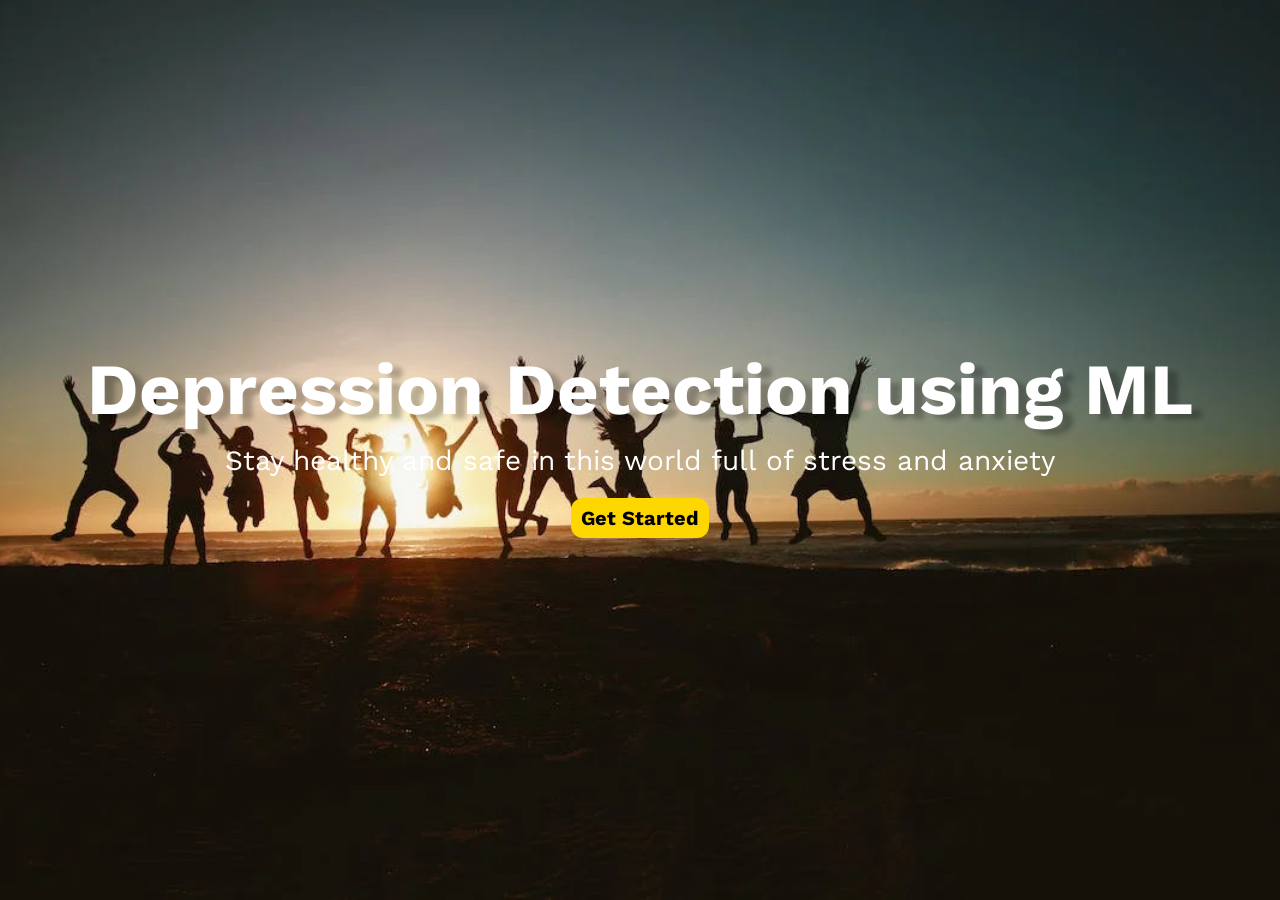
<file: templates/index.html>
<!DOCTYPE html>
<html>
  <head>
    <link
      href="https://fonts.googleapis.com/css?family=Work+Sans&display=swap"
      rel="stylesheet"
    />
    <link href="../static/styles/main.css" rel="stylesheet" />
    <link
      href="https://cdn.jsdelivr.net/npm/bootstrap@5.0.2/dist/css/bootstrap.min.css"
      rel="stylesheet"
      integrity="sha384-EVSTQN3/azprG1Anm3QDgpJLIm9Nao0Yz1ztcQTwFspd3yD65VohhpuuCOmLASjC"
      crossorigin="anonymous"
    />
    <script
      src="https://cdn.jsdelivr.net/npm/bootstrap@5.0.2/dist/js/bootstrap.bundle.min.js"
      integrity="sha384-MrcW6ZMFYlzcLA8Nl+NtUVF0sA7MsXsP1UyJoMp4YLEuNSfAP+JcXn/tWtIaxVXM"
      crossorigin="anonymous"
    ></script>

    <title>Home-Page</title>
  </head>
  <body>
    <div class="background">
      <div class="heading">
        <h1 class="heading2">Depression Detection using ML</h1>
        <div class="sub-heading">
          Stay healthy and safe in this world full of stress and anxiety
        </div>
        <a href="/options">
          <button class="button mt-3">
            <span><strong>Get Started</strong></span>
          </button>
        </a>
      </div>
    </div>
  </body>
</html>
</file>
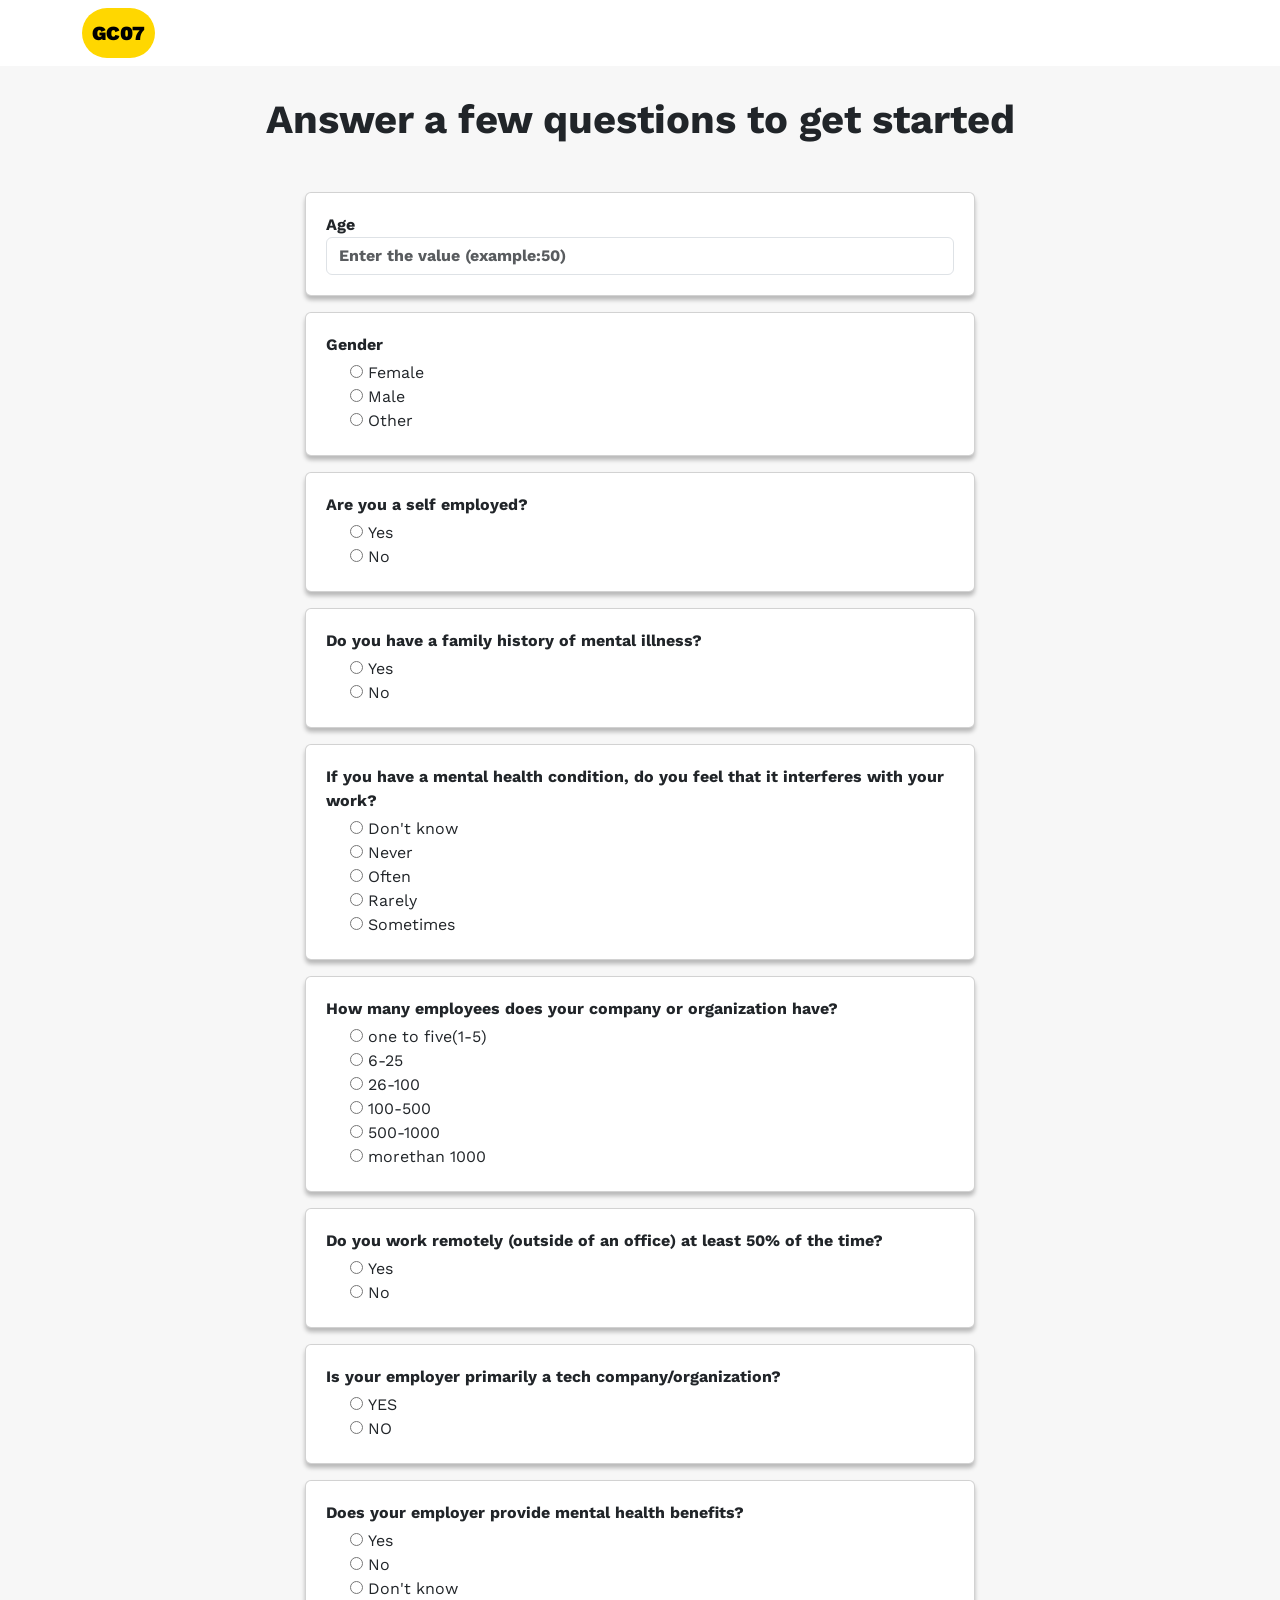
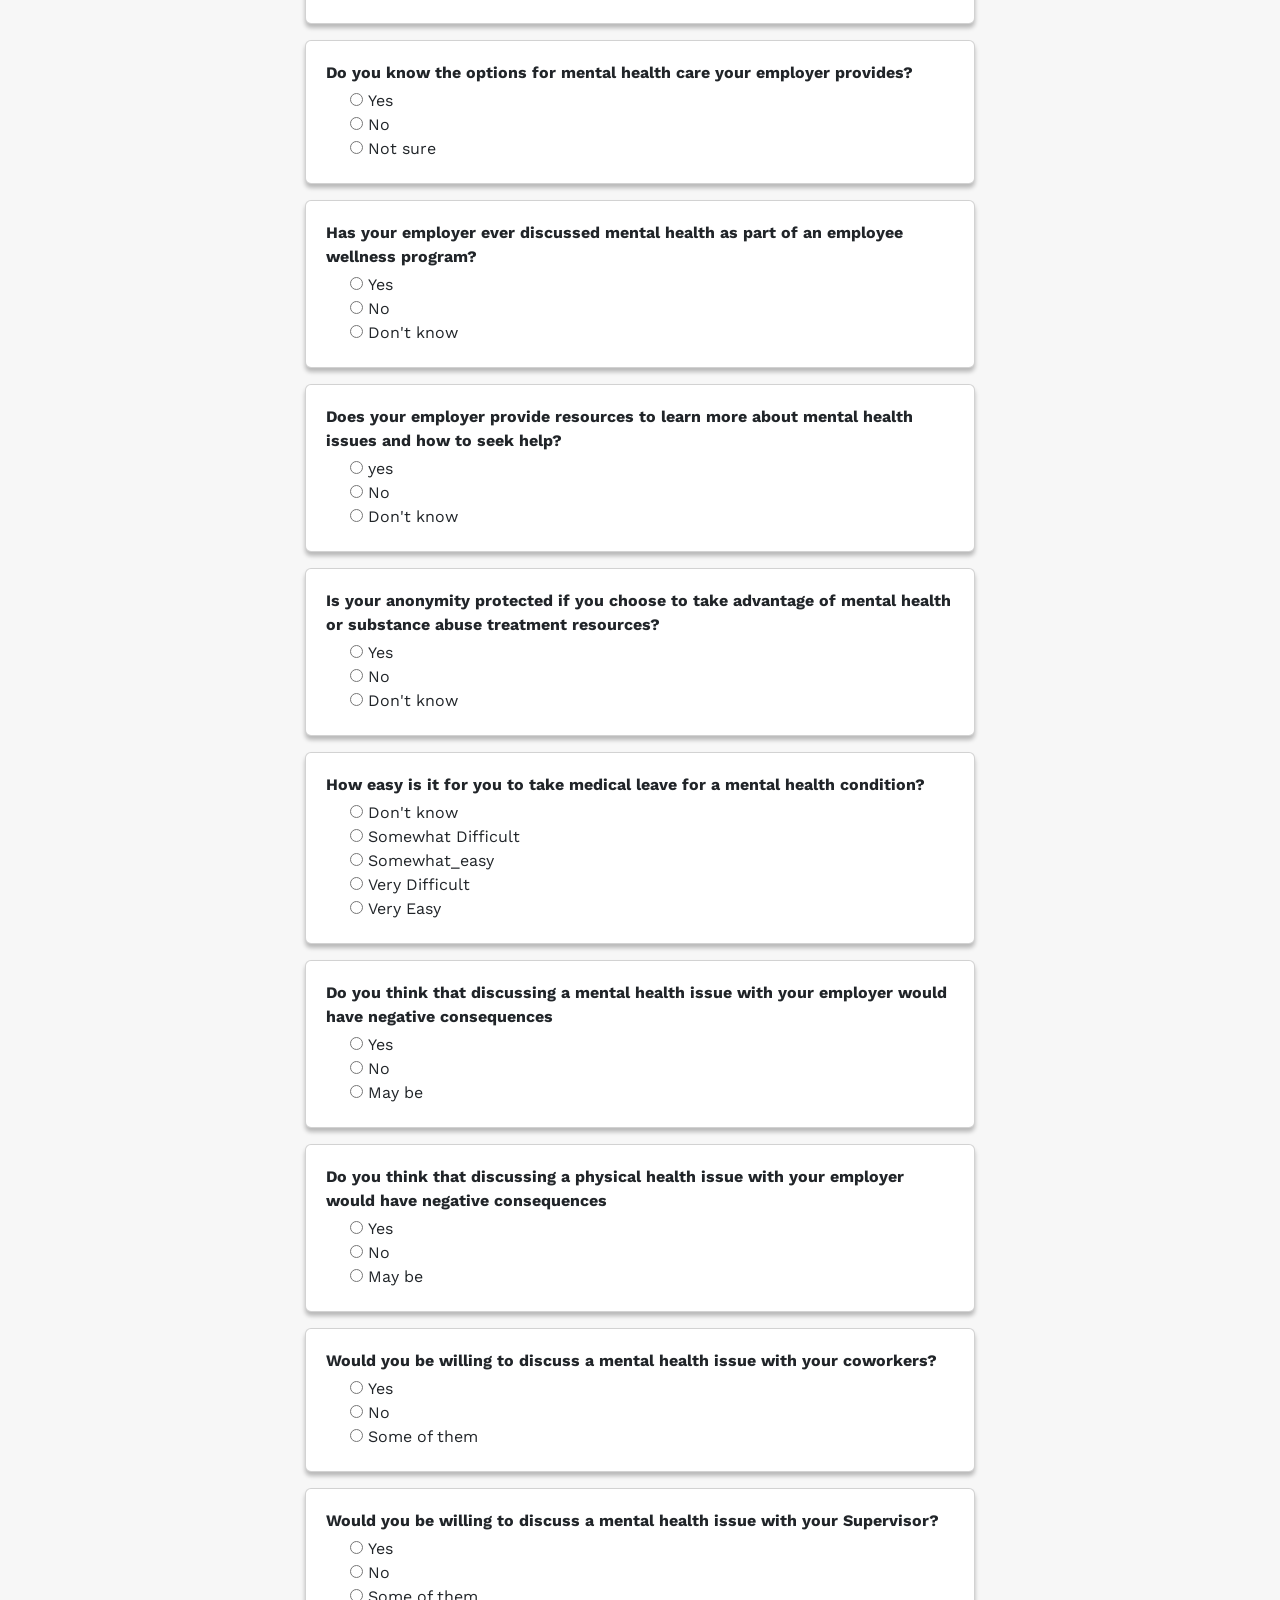
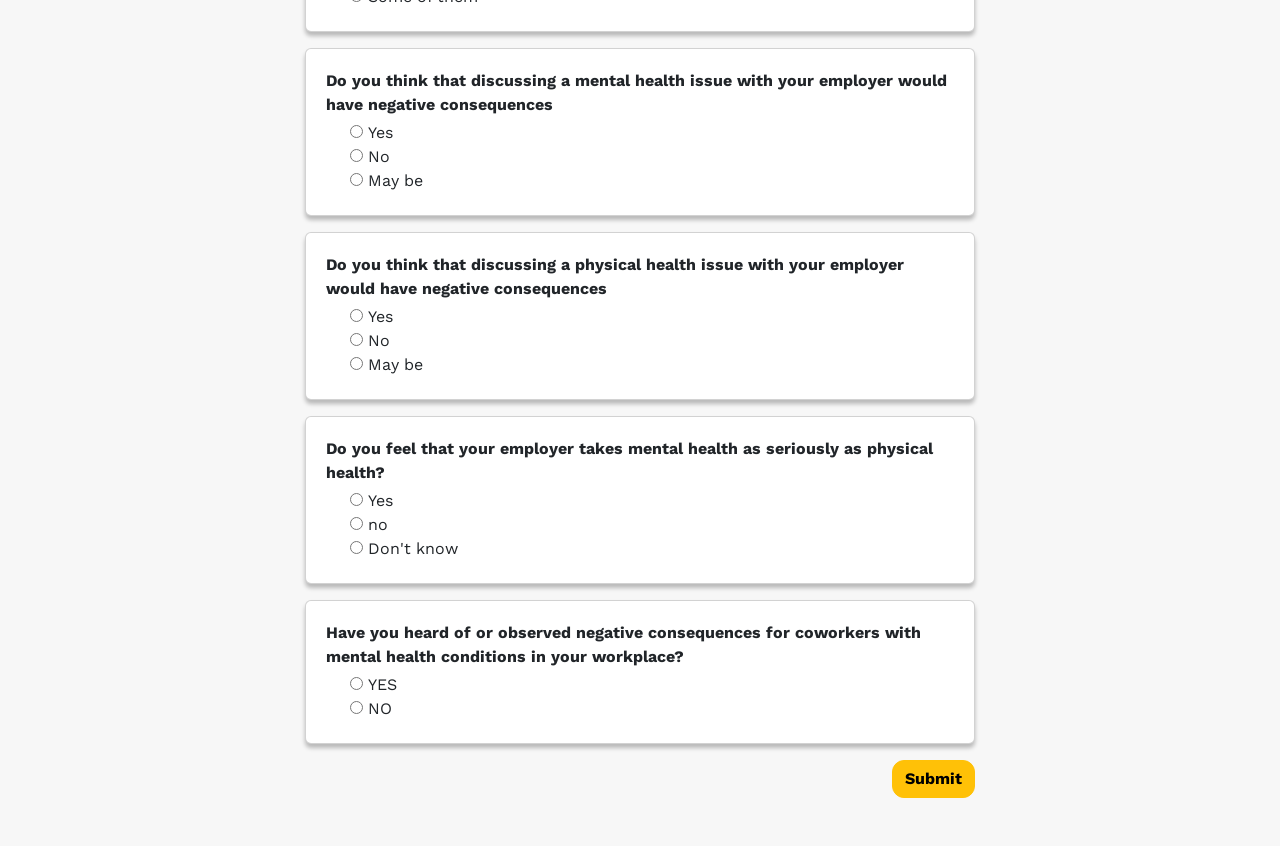
<file: page4.html>
<!DOCTYPE html>
<html>
    <head>
        <link href="https://fonts.googleapis.com/css?family=Work+Sans&display=swap" rel="stylesheet" />
        <link href="main.css" rel="stylesheet" />
        <link href="https://cdn.jsdelivr.net/npm/bootstrap@5.0.2/dist/css/bootstrap.min.css" rel="stylesheet" integrity="sha384-EVSTQN3/azprG1Anm3QDgpJLIm9Nao0Yz1ztcQTwFspd3yD65VohhpuuCOmLASjC" crossorigin="anonymous">
        <script src="https://cdn.jsdelivr.net/npm/bootstrap@5.0.2/dist/js/bootstrap.bundle.min.js" integrity="sha384-MrcW6ZMFYlzcLA8Nl+NtUVF0sA7MsXsP1UyJoMp4YLEuNSfAP+JcXn/tWtIaxVXM" crossorigin="anonymous"></script>

        <title>document</title>
        
    </head>
    <body>
      <nav class="navbar fixed-top">
        <div class="container">
          <a class="navbar-brand" href="#">
            <!-- <img src="/docs/4.0/assets/brand/bootstrap-solid.svg" width="30" height="30" class="d-inline-block align-top" alt=""> -->
            <strong>GC07</strong>
          </a>
        </div>
      </nav>
      <div class="container questions-form">
        <div class="text-center mb-5">
          <h1>Answer a few questions to get started </h1>
        </div>
        <div class="form">
        <form method="POST" action="/validate" class="form">
          <div class="form-group card">
            <label for="Age"><strong>Age</strong></label>
              <input
              type="number"
              class="form-control"
              id="age"
              name="age"
              placeholder="Enter the value (example:50)"
              style="font-weight: bold"
              required
            />
          </div>
          <div class="form-group card">
              <label for="gender"><strong>Gender</strong></label>
              <div class="form-check mt-1">
                  <input type="radio" id="female" name="gender" value="2" style="font-weight: bold">
              <label for="female">Female</label><br/>
                <input type="radio" id="male" name="gender" value="1" style="font-weight: bold">
              <label for="male">Male</label><br/>
                <input type="radio" id="other" name="gender" value="0" style="font-weight: bold">
              <label for="other">Other</label>
              </div>
          </div>
          <div class="form-group card">
            <label for="self_employed"><strong>Are you a self employed?</strong></label>
            <div class="form-check mt-1">
              <input type="radio" id="yes" name="self_employed" value="1" style="font-weight: bold">
              <label for="yes">Yes</label><br>
              <input type="radio" id="no" name="self_employed" value="0" style="font-weight: bold">
              <label for="no">No</label>
            </div>             
          </div>
          <div class="form-group card">
            <label for="family_history"><strong>Do you have a family history of mental illness?</strong></label>
            <div class="form-check mt-1">
              <input type="radio" id="yes" name="family_history" value="1" style="font-weight: bold">
              <label for="yes">Yes</label><br>
              <input type="radio" id="no" name="family_history" value="0" style="font-weight: bold">
              <label for="no">No</label><br>
            </div>             
          </div>
          <div class="form-group card">
            <label for="work_interface"><strong>If you have a mental health condition, do you feel that it interferes with your work?</strong></label>
            <div class="form-check mt-1">
              <input type="radio" id="don'tknow" name="work_interface" value="0" style="font-weight: bold">
              <label for="don'tknow">Don't know</label><br>
              <input type="radio" id="never" name="work_interface" value="1" style="font-weight: bold">
              <label for="never">Never</label><br>
              <input type="radio" id="often" name="work_interface" value="2" style="font-weight: bold">
              <label for="often">Often</label><br>
              <input type="radio" id="rarely" name="work_interface" value="3" style="font-weight: bold">
              <label for="rarely">Rarely</label><br>
              <input type="radio" id="sometimes" name="work_interface" value="0" style="font-weight: bold">
              <label for="sometimes">Sometimes</label>
            </div>              
          </div>
          <div class="form-group card">
            <label for="no_employees"><strong>How many employees does your company or organization have?</strong></label>
            <div class="form-check mt-1">
              <input type="radio" id="1-5" name="no_employees" value="0" style="font-weight: bold">
              <label for="1-5">one to five(1-5)</label><br>
              <input type="radio" id="6-25" name="no_employees" value="4" style="font-weight: bold">
              <label for="6-25">6-25</label><br>
              <input type="radio" id="26-100" name="no_employees" value="2" style="font-weight: bold">
              <label for="26-100">26-100</label><br>
              <input type="radio" id="100-500" name="no_employees" value="1" style="font-weight: bold">
              <label for="100-500">100-500</label><br>
              <input type="radio" id="500-1000" name="no_employees" value="3" style="font-weight: bold">
              <label for="500-1000">500-1000</label><br>
              <input type="radio" id="morethan_1000" name="no_employees" value="5" style="font-weight: bold">
              <label for="morethan_1000"> morethan 1000</label>
            </div>              
          </div>
          <div class="form-group card">
            <label for="remote_work"><strong>Do you work remotely (outside of an office) at least 50% of the time?</strong></label>
            <div class="form-check mt-1">
              <input type="radio" id="yes" name="remote_work" value="1" style="font-weight: bold">
              <label for="yes">Yes</label><br>
              <input type="radio" id="no" name="remote_work" value="0" style="font-weight: bold">
              <label for="no">No</label>
            </div>              
          </div>  
      
      
          <div class="form-group card">
            <label for="tech_company"><strong>Is your employer primarily a tech company/organization?</strong></label>
            <div class="form-check mt-1">
              <input type="radio" id="yes" name="tech_company" value="1" style="font-weight: bold">
              <label for="yes">YES</label><br>
              <input type="radio" id="no" name="tech_company" value="0" style="font-weight: bold">
              <label for="no">NO</label><br>
            </div>              
          </div>   
          <div class="form-group card">
            <label for="benefits"><strong>Does your employer provide mental health benefits?</strong></label>
            <div class="form-check mt-1">
              <input type="radio" id="yes" name="benefits" value="2" style="font-weight: bold">
              <label for="yes">Yes</label><br>
              <input type="radio" id="no" name="benefits" value="1" style="font-weight: bold">
              <label for="no">No</label><br>
              <input type="radio" id="don'tknow" name="benefits" value="0" style="font-weight: bold">
              <label for="don'tknow">Don't know</label>
            </div>
          </div>
          <div class="form-group card">
            <label for="care_option"><strong>Do you know the options for mental health care your employer provides?</strong></label>
            <div class="form-check mt-1">
              <input type="radio" id="yes" name="care_option" value="2" style="font-weight: bold">
              <label for="yes">Yes</label><br>
              <input type="radio" id="no" name="care_option" value="1"  style="font-weight: bold">
              <label for="no">No</label><br>
              <input type="radio" id="not_sure" name="care_option" value="0" style="font-weight: bold">
              <label for="not_sure">Not sure</label>
            </div>                         
          </div>
          <div class="form-group card">
            <label for="wellness_program"><strong>Has your employer ever discussed mental health as part of an employee wellness program?</strong></label>
            <div class="form-check mt-1">
              <input type="radio" id="yes" name="wellness_program" value="2" style="font-weight: bold">
              <label for="yes">Yes</label><br>
              <input type="radio" id="no" name="wellness_program" value="1" style="font-weight: bold">
              <label for="no">No</label><br>
              <input type="radio" id="don'tknow" name="wellness_program" value="0" style="font-weight: bold">
              <label for="don'tknow">Don't know</label>
            </div> 
          </div>
          <div class="form-group card">
            <label for="seek_help"><strong>Does your employer provide resources to learn more about mental health issues and how to seek help?</strong></label>
            <div class="form-check mt-1">
              <input type="radio" id="yes" name="seek_help" value="2" style="font-weight: bold">
              <label for="yes">yes</label><br>
              <input type="radio" id="no" name="seek_help" value="1" style="font-weight: bold">
              <label for="no">No</label><br>
              <input type="radio" id="don'tknow" name="seek_help" value="0" style="font-weight: bold">
              <label for="don'tknow">Don't know</label>
            </div>
          </div>
      
          <div class="form-group card">
            <label for="anonymity"><strong> Is your anonymity protected if you choose to take advantage of mental health or substance abuse treatment resources?</strong></label>
            <div class="form-check mt-1">
              <input type="radio" id="yes" name="anonymity" value="2" style="font-weight: bold">
              <label for="yes">Yes</label><br>
              <input type="radio" id="no" name="anonymity" value="1" style="font-weight: bold">
              <label for="no">No</label><br>
              <input type="radio" id="don'tknow" name="anonymity" value="0" style="font-weight: bold">
              <label for="don'tknow">Don't know</label>
            </div>
          </div>
          <div class="form-group card">
            <label for="leave"><strong> How easy is it for you to take medical leave for a mental health condition?</strong></label>
            <div class="form-check mt-1">
              <input type="radio" id="don'tknow" name="leave" value="0" style="font-weight: bold">
              <label for="don'tknow">Don't know</label><br>
              <input type="radio" id="somewhat_difficult" name="leave" value="1" style="font-weight: bold">
              <label for="somewhat_difficult">Somewhat Difficult</label><br>
              <input type="radio" id="somewhat_easy" name="leave" value="2" style="font-weight: bold">
              <label for="somewhat_easy">Somewhat_easy</label><br>
              <input type="radio" id="very_difficult" name="leave" value="3" style="font-weight: bold">
              <label for="very_difficult">Very Difficult</label><br>
              <input type="radio" id="very_easy" name="leave" value="4" style="font-weight: bold">
              <label for="very_easy">Very Easy</label>
              </div>
          </div>
          <div class="form-group card">
            <label for="mentalhealthconsequence"><strong> Do you think that discussing a mental health issue with your employer would have negative consequences</strong></label>
            <div class="form-check mt-1">
              <input type="radio" id="yes" name="mentalhealthconsequence" value="2" style="font-weight: bold">
              <label for="yes">Yes</label><br>
              <input type="radio" id="no" name="mentalhealthconsequence" value="1" style="font-weight: bold">
              <label for="no">No</label><br>
              <input type="radio" id="maybe" name="mentalhealthconsequence" value="0" style="font-weight: bold">
              <label for="maybe">May be</label>
              </div>           
            </div>
          <div class="form-group card">
            <label for="physhealthconsequence"><strong> Do you think that discussing a physical health issue with your employer would have negative consequences</strong></label>
            <div class="form-check mt-1">
              <input type="radio" id="yes" name="physhealthconsequence" value="2" style="font-weight: bold">
              <label for="yes">Yes</label><br>
              <input type="radio" id="no" name="physhealthconsequence" value="1" style="font-weight: bold">
              <label for="no">No</label><br>
              <input type="radio" id="maybe" name="physhealthconsequence" value="0" style="font-weight: bold">
              <label for="maybe">May be</label>
              </div>            
          </div>
          <div class="form-group card">
            <label for="coworkers"><strong> Would you be willing to discuss a mental health issue with your coworkers?</strong></label>
            <div class="form-check mt-1">
              <input type="radio" id="yes" name="coworkers" value="2" style="font-weight: bold">
              <label for="yes">Yes</label><br>
              <input type="radio" id="no" name="coworkers" value="0" style="font-weight: bold">
              <label for="no">No</label><br>
              <input type="radio" id="some of them" name="coworkers" value="1" style="font-weight: bold">
              <label for="some of them">Some of them</label>
              </div>            
          </div>
          <div class="form-group card">
            <label for="supervisor"><strong>Would you be willing to discuss a mental health issue with your Supervisor?</strong></label>
            <div class="form-check mt-1">
              <input type="radio" id="yes" name="supervisor" value="2" style="font-weight: bold">
              <label for="yes">Yes</label><br>
              <input type="radio" id="no" name="supervisor" value="0" style="font-weight: bold">
              <label for="no">No</label><br>
              <input type="radio" id="Some of them" name="supervisor" value="1" style="font-weight: bold">
              <label for="Some of them">Some of them</label>
              </div>            
            </div>      
          <div class="form-group card">
            <label for="mentalhealthinterview"><strong> Do you think that discussing a mental health issue with your employer would have negative consequences</strong></label>
            <div class="form-check mt-1">
              <input type="radio" id="yes" name="mentalhealthinterview" value="2" style="font-weight: bold">
              <label for="yes">Yes</label><br>
              <input type="radio" id="no" name="mentalhealthinterview" value="1" style="font-weight: bold">
              <label for="no">No</label><br>
              <input type="radio" id="maybe" name="mentalhealthinterview" value="0" style="font-weight: bold">
              <label for="maybe">May be</label>
            </div>           
          </div>
          <div class="form-group card">
            <label for="physhealthinterview"><strong> Do you think that discussing a physical health issue with your employer would have negative consequences</strong></label>
            <div class="form-check mt-1">
              <input type="radio" id="yes" name="physhealthinterview" value="2" style="font-weight: bold">
              <label for="yes">Yes</label><br>
              <input type="radio" id="no" name="physhealthinterview" value="1" style="font-weight: bold">
              <label for="no">No</label><br>
              <input type="radio" id="maybe" name="physhealthinterview" value="0" style="font-weight: bold">
              <label for="maybe">May be</label>
              </div>            
          </div>      
          <div class="form-group card">
            <label for="mentalvsphysical"><strong> Do you feel that your employer takes mental health as seriously as physical health?</strong></label>
            <div class="form-check mt-1">
              <input type="radio" id="yes" name="mentalvsphysical" value="2" style="font-weight: bold">
              <label for="yes">Yes</label><br>
              <input type="radio" id="no" name="mentalvsphysical" value="1" style="font-weight: bold">
              <label for="no">no</label><br>
              <input type="radio" id="don'tknow" name="mentalvsphysical" value="0" style="font-weight: bold">
              <label for="don'tknow">Don't know</label>              
            </div>
          </div>      
          <div class="form-group card">
            <label for="obs_consequence"><strong>Have you heard of or observed negative consequences for coworkers with mental health conditions in your workplace?</strong></label>
            <div class="form-check mt-1">
              <input type="radio" id="yes" name="obs_consequence" value="1" style="font-weight: bold">
              <label for="yes">YES</label><br>
              <input type="radio" id="no" name="obs_consequence" value="0" style="font-weight: bold">
              <label for="no">NO</label><br>
              </div>
          </div>   
          <div class="submit-form mb-5">
            <button
              type="submit"
              class="btn btn-warning"
              style="color: black; font-weight: bold; border-radius:12px;">
              Submit
            </button>
          </div>
        </form></div>
      </div>
    </body>
</html>
</file>
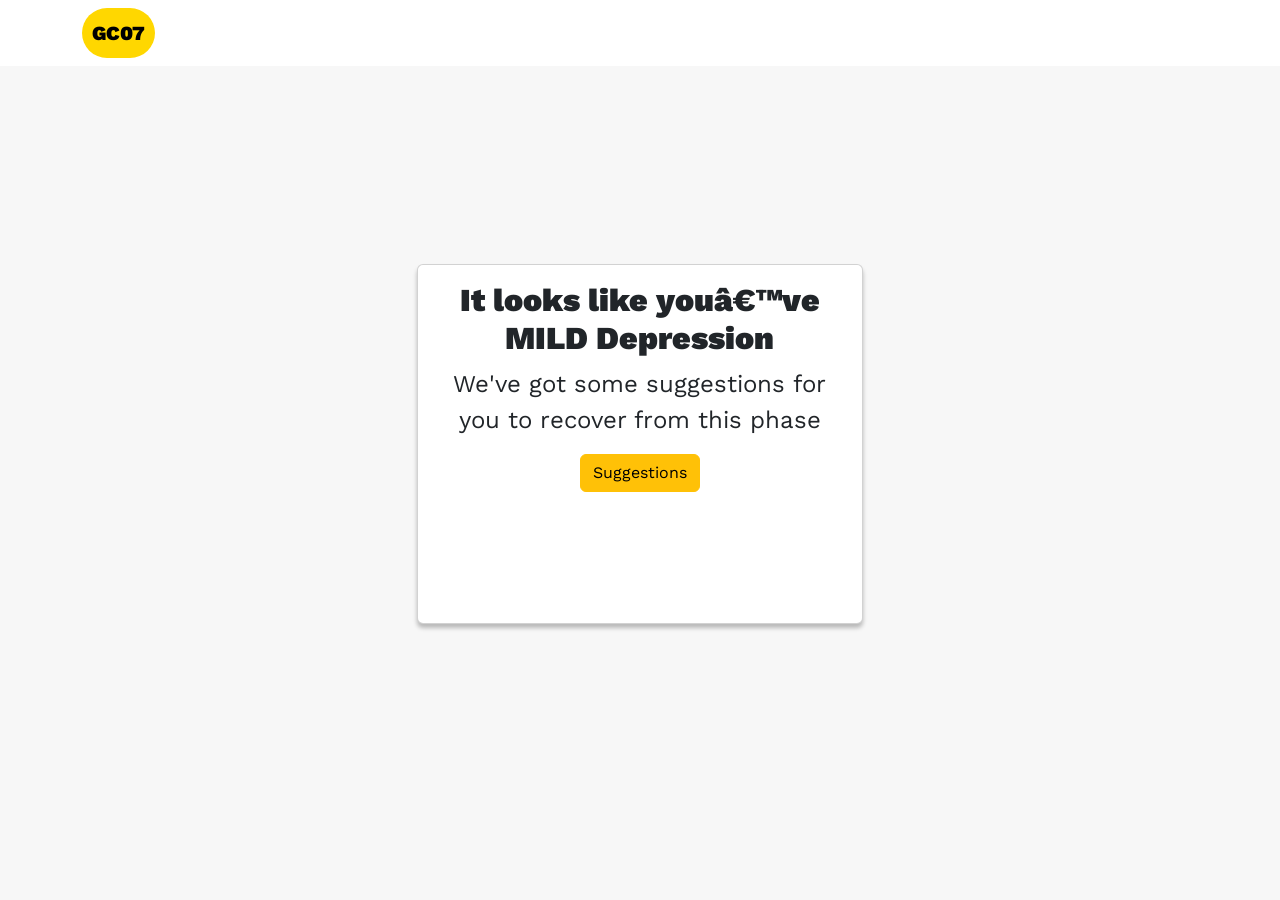
<file: result.html>
<!DOCTYPE html>
<html>
    <head>
        <link href="https://fonts.googleapis.com/css?family=Work+Sans&display=swap" rel="stylesheet" />
        <link href="main.css" rel="stylesheet" />
        <link href="https://cdn.jsdelivr.net/npm/bootstrap@5.0.2/dist/css/bootstrap.min.css" rel="stylesheet" integrity="sha384-EVSTQN3/azprG1Anm3QDgpJLIm9Nao0Yz1ztcQTwFspd3yD65VohhpuuCOmLASjC" crossorigin="anonymous">
        <script src="https://cdn.jsdelivr.net/npm/bootstrap@5.0.2/dist/js/bootstrap.bundle.min.js" integrity="sha384-MrcW6ZMFYlzcLA8Nl+NtUVF0sA7MsXsP1UyJoMp4YLEuNSfAP+JcXn/tWtIaxVXM" crossorigin="anonymous"></script>
        <title>document</title>
        
    </head>
    <body>
      <nav class="navbar fixed-top">
        <div class="container">
          <a class="navbar-brand" href="#">
            <!-- <img src="/docs/4.0/assets/brand/bootstrap-solid.svg" width="30" height="30" class="d-inline-block align-top" alt=""> -->
            <strong>GC07</strong>
          </a>
        </div>
      </nav>
      <div class="result container mt-5">
        <div class="card text-center">
          <div class="card-body">
            <h5 class="card-title">It looks like you’ve <span class="severity">MILD</span> Depression</h5>
            <p class="card-text">We've got some suggestions for you to recover from this phase</p>
            <a href="https://www.everydayhealth.com/depression-photos/ways-to-cope-with-depression.aspx" target="_blank" class="btn btn-warning">Suggestions</a>
          </div>
        </div>
      </div>
    </body>
</html>
</file>
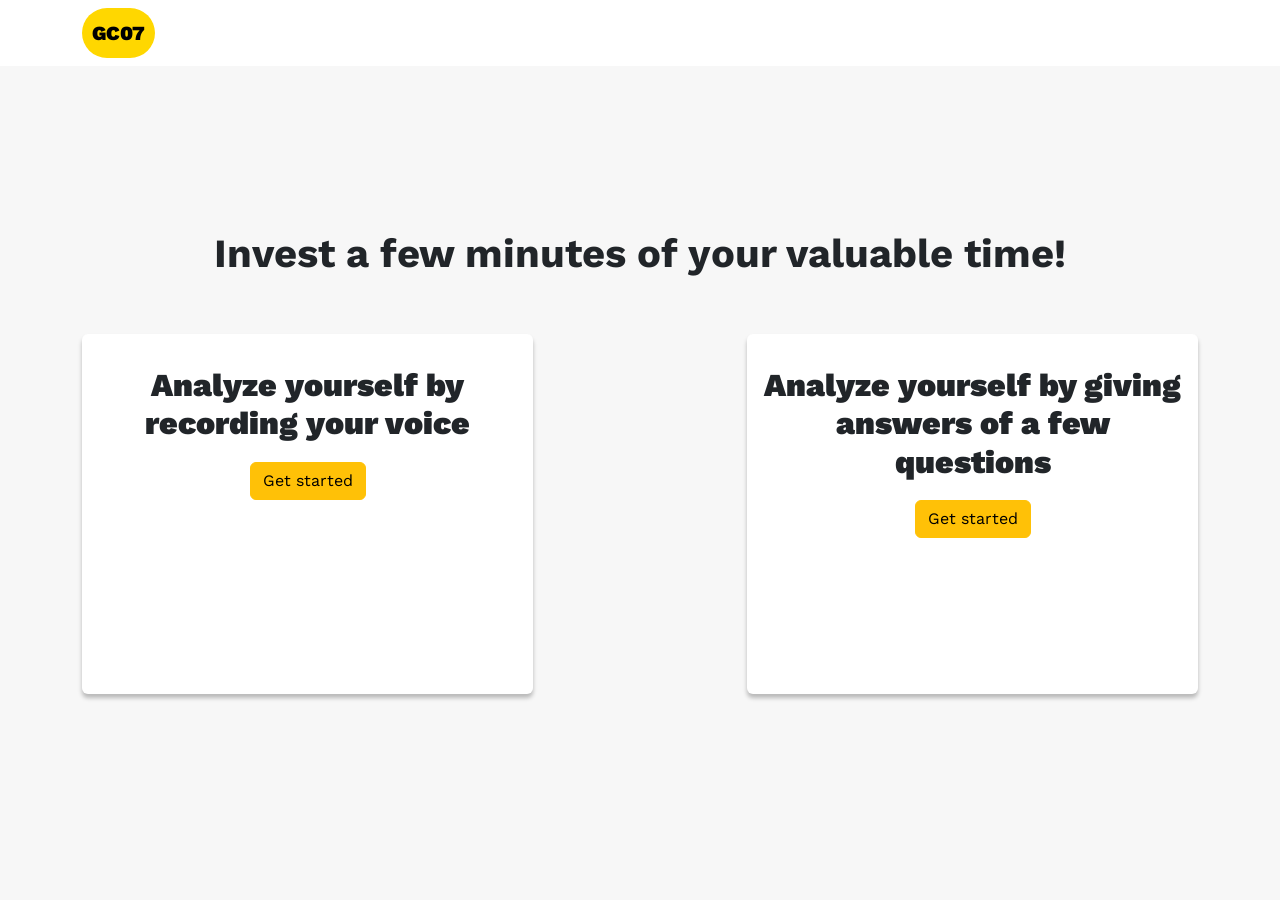
<file: second.html>
<!DOCTYPE html>
<html>
    <head>
        <link href="https://fonts.googleapis.com/css?family=Work+Sans&display=swap" rel="stylesheet" />
        <link href="main.css" rel="stylesheet" />
        <link href="https://cdn.jsdelivr.net/npm/bootstrap@5.0.2/dist/css/bootstrap.min.css" rel="stylesheet" integrity="sha384-EVSTQN3/azprG1Anm3QDgpJLIm9Nao0Yz1ztcQTwFspd3yD65VohhpuuCOmLASjC" crossorigin="anonymous">
        <script src="https://cdn.jsdelivr.net/npm/bootstrap@5.0.2/dist/js/bootstrap.bundle.min.js" integrity="sha384-MrcW6ZMFYlzcLA8Nl+NtUVF0sA7MsXsP1UyJoMp4YLEuNSfAP+JcXn/tWtIaxVXM" crossorigin="anonymous"></script>

        <title>Web Features</title>
        
    </head>
    <body>
        <nav class="navbar">
          <div class="container">
            <a class="navbar-brand" href="#">
              <!-- <img src="/docs/4.0/assets/brand/bootstrap-solid.svg" width="30" height="30" class="d-inline-block align-top" alt=""> -->
              <strong>GC07</strong>
            </a>
          </div>
        </nav>
        <div class="container">
                
           <div class="options">
                <div class="row text-center">
                  <div class="mb-5">
                    <h1>Invest a few minutes of your valuable time!</h1>
                  </div>  
                  <!-- <div class="col-sm-1"></div> -->
                  <div class="col-sm-5">
                    <div class="card">
                      <div class="card-body">
                        <!-- <h5 class="card-title">We provide treatment</h5> -->
                        <h5 class="card-title mt-3">Analyze yourself by recording your voice</p>
                        <a href="./third.html" class="btn btn-warning">Get started</a>
                      </div>
                    </div>
                  </div>
                  <div class="col-sm-2"></div>
                    <div class="col-sm-5">
                      <div class="card">
                        <div class="card-body">
                          <!-- <h5 class="card-title">We provide treatment</h5> -->
                          <h5 class="card-title mt-3">Analyze yourself by giving answers of a few questions</p>
                          <a href="./page4.html" class="btn btn-warning">Get started</a>
                        </div>
                      </div>
                    </div>
                    
                    <!-- <div class="col-sm-1"></div> -->
                  </div>   
                </div>
        
                </div>
    </body>
</html>
</file>
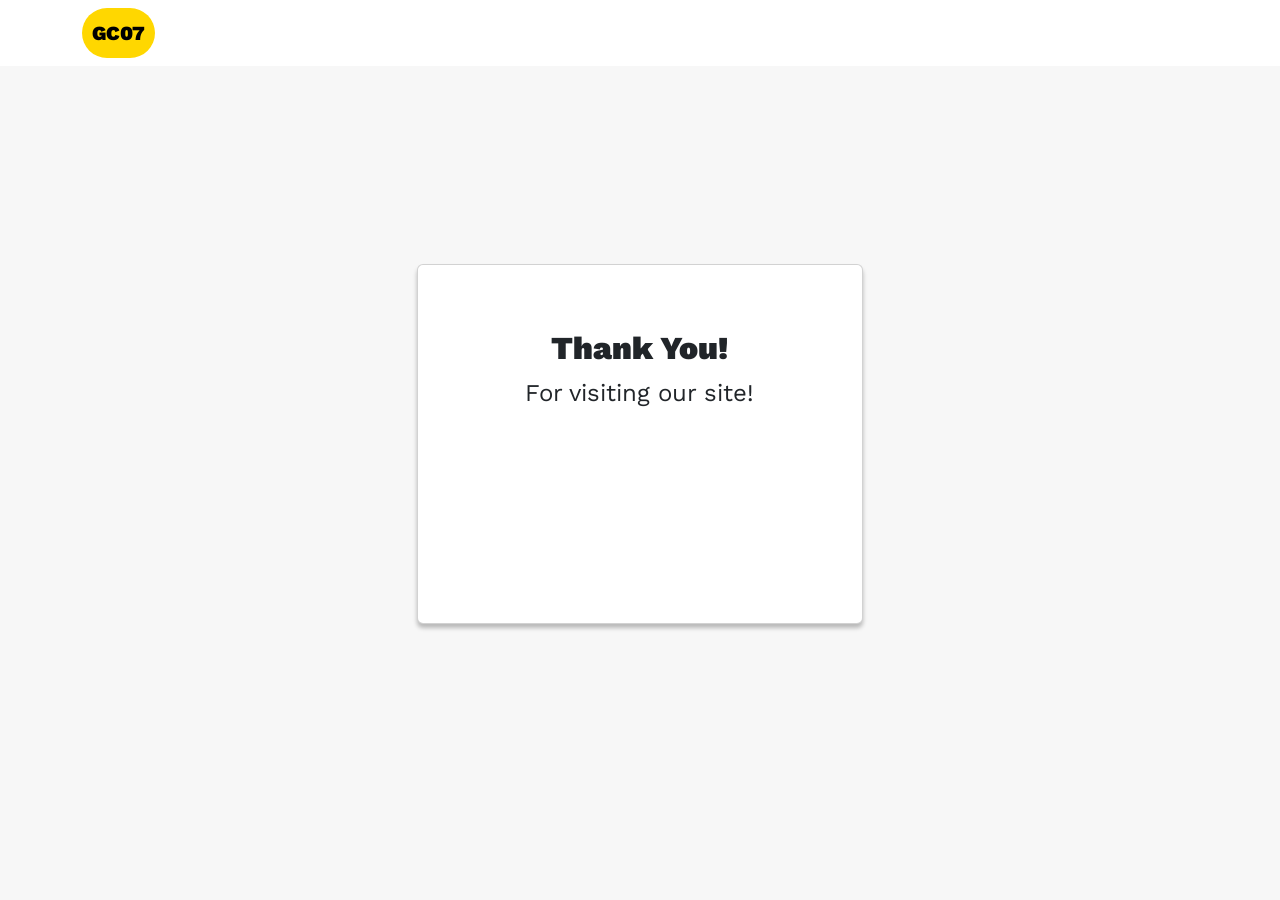
<file: thank.html>
<!DOCTYPE html>
<html>
    <head>
        <link href="https://fonts.googleapis.com/css?family=Work+Sans&display=swap" rel="stylesheet" />
        <link href="main.css" rel="stylesheet" />
        <link href="https://cdn.jsdelivr.net/npm/bootstrap@5.0.2/dist/css/bootstrap.min.css" rel="stylesheet" integrity="sha384-EVSTQN3/azprG1Anm3QDgpJLIm9Nao0Yz1ztcQTwFspd3yD65VohhpuuCOmLASjC" crossorigin="anonymous">
        <script src="https://cdn.jsdelivr.net/npm/bootstrap@5.0.2/dist/js/bootstrap.bundle.min.js" integrity="sha384-MrcW6ZMFYlzcLA8Nl+NtUVF0sA7MsXsP1UyJoMp4YLEuNSfAP+JcXn/tWtIaxVXM" crossorigin="anonymous"></script>
        <title>document</title>
        
    </head>
    <body>
      <nav class="navbar fixed-top">
        <div class="container">
          <a class="navbar-brand" href="#">
            <!-- <img src="/docs/4.0/assets/brand/bootstrap-solid.svg" width="30" height="30" class="d-inline-block align-top" alt=""> -->
            <strong>GC07</strong>
          </a>
        </div>
      </nav>
      <div class="result container mt-5">
        <div class="card text-center">
          <div class="card-body mt-5">
            <h5 class="card-title">Thank You!</h5>
            <p class="card-text">For visiting our site!</p>
            <!-- <a href="./page6.html" class="btn btn-warning">Check Severity</a> -->
          </div>
        </div>
      </div>
    </body>
</html>
</file>
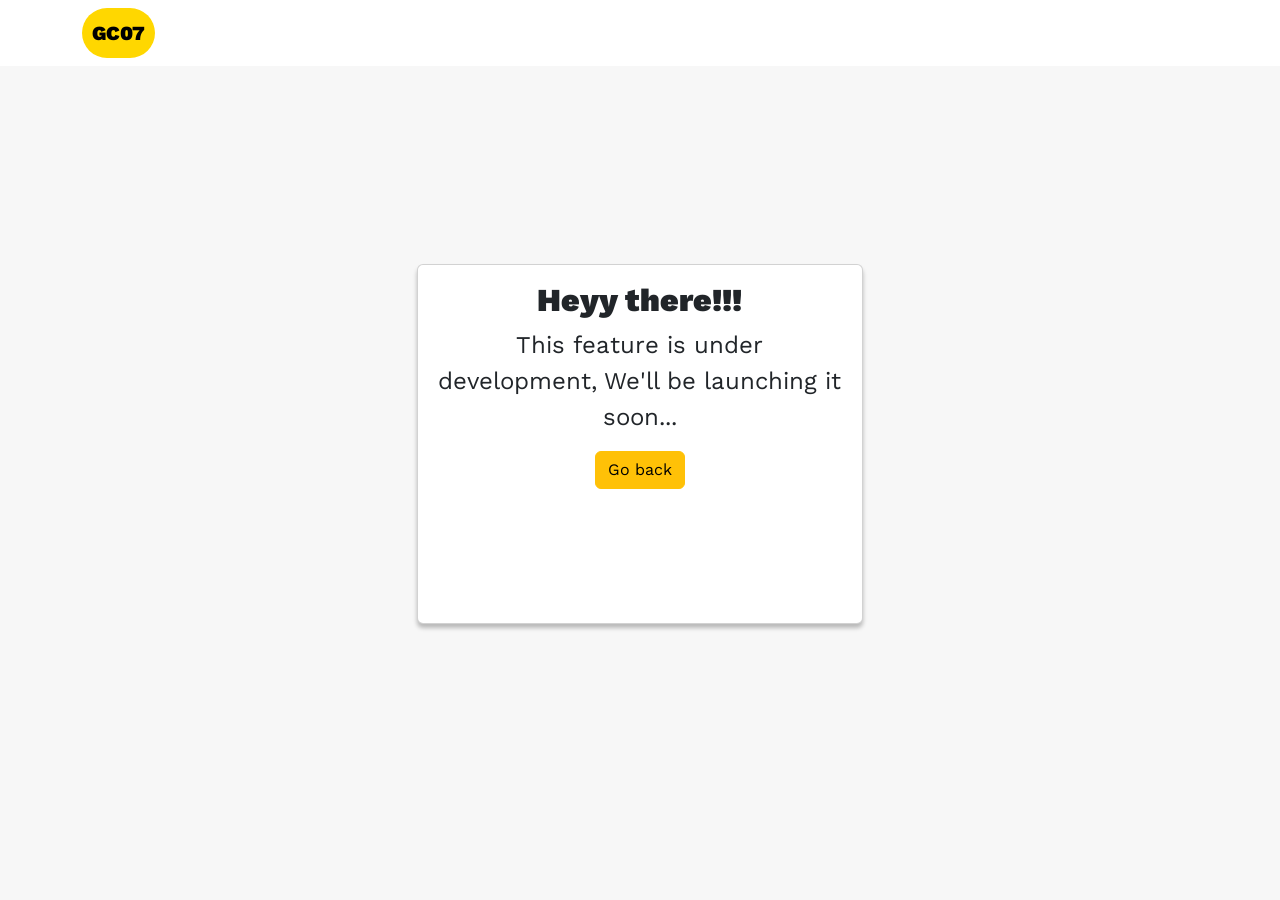
<file: third.html>
<!DOCTYPE html>
<html>
    <head>
        <link href="https://fonts.googleapis.com/css?family=Work+Sans&display=swap" rel="stylesheet" />
        <link href="main.css" rel="stylesheet" />
        <link href="https://cdn.jsdelivr.net/npm/bootstrap@5.0.2/dist/css/bootstrap.min.css" rel="stylesheet" integrity="sha384-EVSTQN3/azprG1Anm3QDgpJLIm9Nao0Yz1ztcQTwFspd3yD65VohhpuuCOmLASjC" crossorigin="anonymous">
        <script src="https://cdn.jsdelivr.net/npm/bootstrap@5.0.2/dist/js/bootstrap.bundle.min.js" integrity="sha384-MrcW6ZMFYlzcLA8Nl+NtUVF0sA7MsXsP1UyJoMp4YLEuNSfAP+JcXn/tWtIaxVXM" crossorigin="anonymous"></script>
        <title>document</title>
        
    </head>
    <body>
      <nav class="navbar fixed-top">
        <div class="container">
          <a class="navbar-brand" href="#">
            <!-- <img src="/docs/4.0/assets/brand/bootstrap-solid.svg" width="30" height="30" class="d-inline-block align-top" alt=""> -->
            <strong>GC07</strong>
          </a>
        </div>
      </nav>
      <div class="result container mt-5">
        <div class="card text-center">
          <div class="card-body mt-3`">
            <h5 class="card-title">Heyy there!!!</h5>
            <p class="card-text">This feature is under development, We'll be launching it soon...</p>
            <a href="./second.html" class="btn btn-warning">Go back</a>
          </div>
        </div>
      </div>
    </body>
</html>
</file>
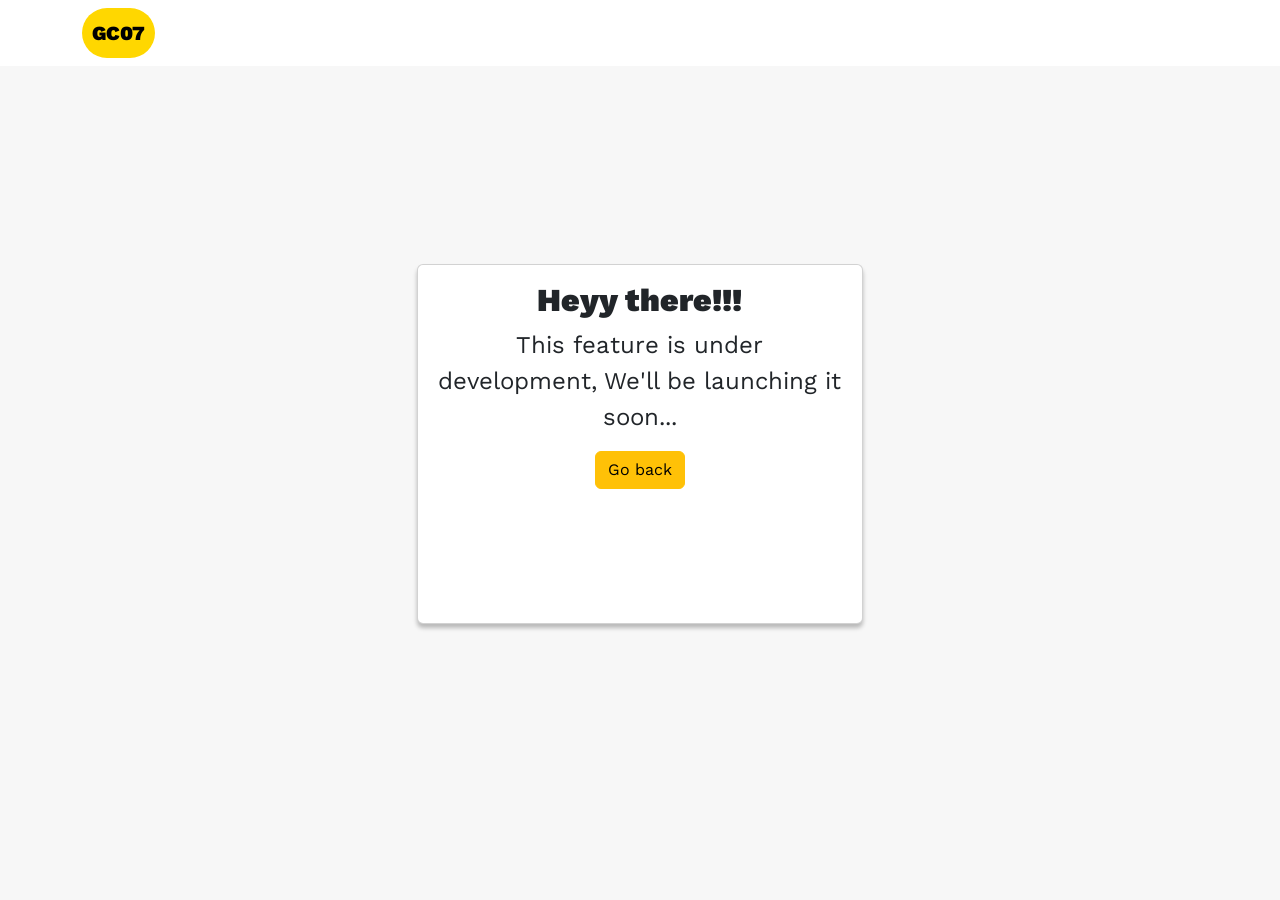
<file: templates/audio-analysis.html>
<!DOCTYPE html>
<html>
    <head>
        <link href="https://fonts.googleapis.com/css?family=Work+Sans&display=swap" rel="stylesheet" />
        <link href="../static/styles/main.css" rel="stylesheet" />
        <link href="https://cdn.jsdelivr.net/npm/bootstrap@5.0.2/dist/css/bootstrap.min.css" rel="stylesheet" integrity="sha384-EVSTQN3/azprG1Anm3QDgpJLIm9Nao0Yz1ztcQTwFspd3yD65VohhpuuCOmLASjC" crossorigin="anonymous">
        <script src="https://cdn.jsdelivr.net/npm/bootstrap@5.0.2/dist/js/bootstrap.bundle.min.js" integrity="sha384-MrcW6ZMFYlzcLA8Nl+NtUVF0sA7MsXsP1UyJoMp4YLEuNSfAP+JcXn/tWtIaxVXM" crossorigin="anonymous"></script>
        <!-- <title>document</title> -->
        
    </head>
    <body>
      <nav class="navbar fixed-top">
        <div class="container">
          <a class="navbar-brand" href="#">
            <!-- <img src="/docs/4.0/assets/brand/bootstrap-solid.svg" width="30" height="30" class="d-inline-block align-top" alt=""> -->
            <strong>GC07</strong>
          </a>
        </div>
      </nav>
      <div class="result container mt-5">
        <div class="card text-center">
          <div class="card-body mt-3`">
            <h5 class="card-title">Heyy there!!!</h5>
            <p class="card-text">This feature is under development, We'll be launching it soon...</p>
            <a href="/options" class="btn btn-warning">Go back</a>
          </div>
        </div>
      </div>
    </body>
</html>
</file>
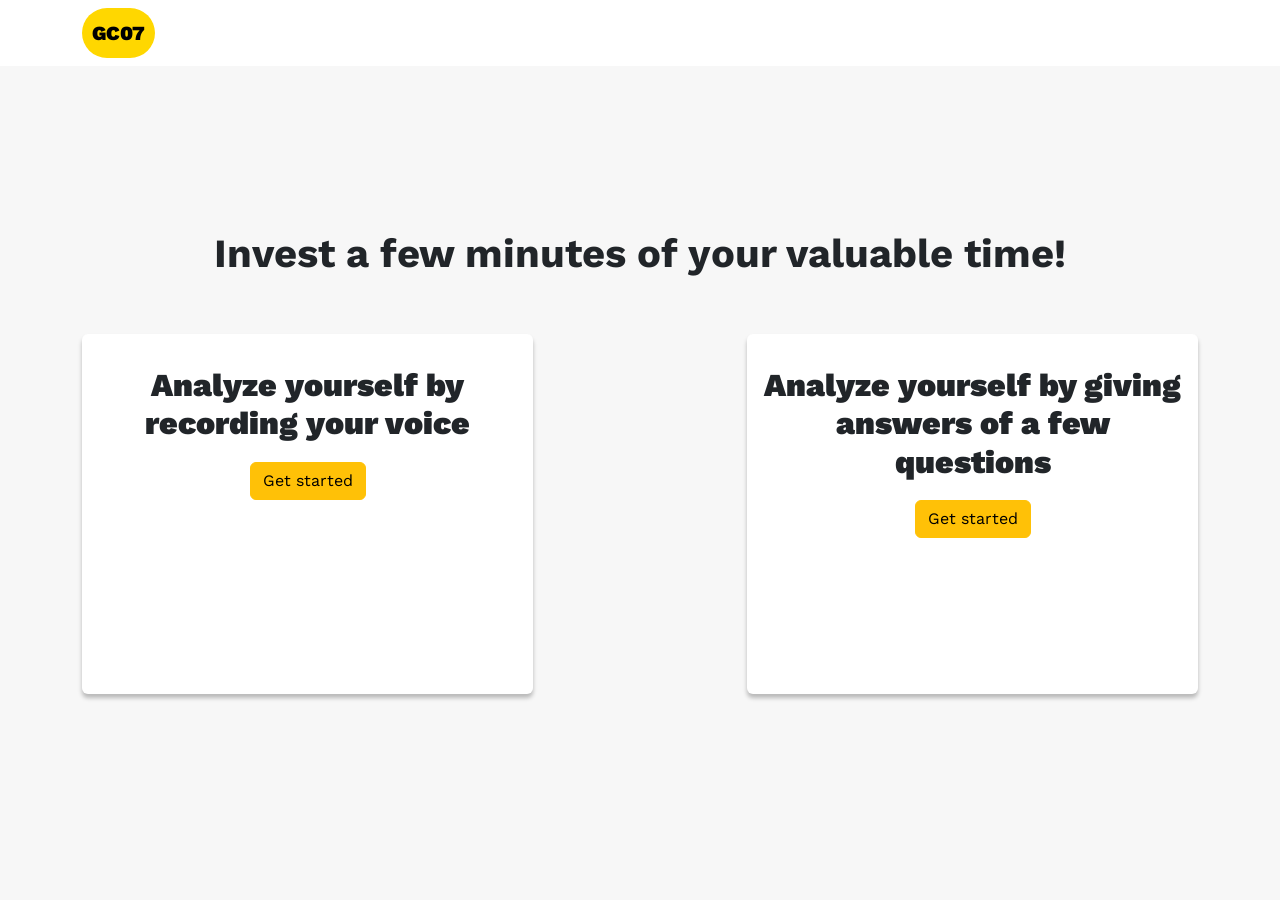
<file: templates/options.html>
<!DOCTYPE html>
<html>
    <head>
        <link href="https://fonts.googleapis.com/css?family=Work+Sans&display=swap" rel="stylesheet" />
        <link href="../static/styles/main.css" rel="stylesheet" />
        <link href="https://cdn.jsdelivr.net/npm/bootstrap@5.0.2/dist/css/bootstrap.min.css" rel="stylesheet" integrity="sha384-EVSTQN3/azprG1Anm3QDgpJLIm9Nao0Yz1ztcQTwFspd3yD65VohhpuuCOmLASjC" crossorigin="anonymous">
        <script src="https://cdn.jsdelivr.net/npm/bootstrap@5.0.2/dist/js/bootstrap.bundle.min.js" integrity="sha384-MrcW6ZMFYlzcLA8Nl+NtUVF0sA7MsXsP1UyJoMp4YLEuNSfAP+JcXn/tWtIaxVXM" crossorigin="anonymous"></script>

        <title>Web Features</title>
        
    </head>
    <body>
        <nav class="navbar">
          <div class="container">
            <a class="navbar-brand" href="#">
              <!-- <img src="/docs/4.0/assets/brand/bootstrap-solid.svg" width="30" height="30" class="d-inline-block align-top" alt=""> -->
              <strong>GC07</strong>
            </a>
          </div>
        </nav>
        <div class="container">
                
           <div class="options">
                <div class="row text-center">
                  <div class="mb-5">
                    <h1>Invest a few minutes of your valuable time!</h1>
                  </div>  
                  <!-- <div class="col-sm-1"></div> -->
                  <div class="col-sm-5">
                    <div class="card">
                      <div class="card-body">
                        <!-- <h5 class="card-title">We provide treatment</h5> -->
                        <h5 class="card-title mt-3">Analyze yourself by recording your voice</p>
                        <a href="/audio-analysis" class="btn btn-warning">Get started</a>
                      </div>
                    </div>
                  </div>
                  <div class="col-sm-2"></div>
                    <div class="col-sm-5">
                      <div class="card">
                        <div class="card-body">
                          <!-- <h5 class="card-title">We provide treatment</h5> -->
                          <h5 class="card-title mt-3">Analyze yourself by giving answers of a few questions</p>
                          <a href="/textual-analysis" class="btn btn-warning">Get started</a>
                        </div>
                      </div>
                    </div>
                    
                    <!-- <div class="col-sm-1"></div> -->
                  </div>   
                </div>
        
                </div>
    </body>
</html>
</file>
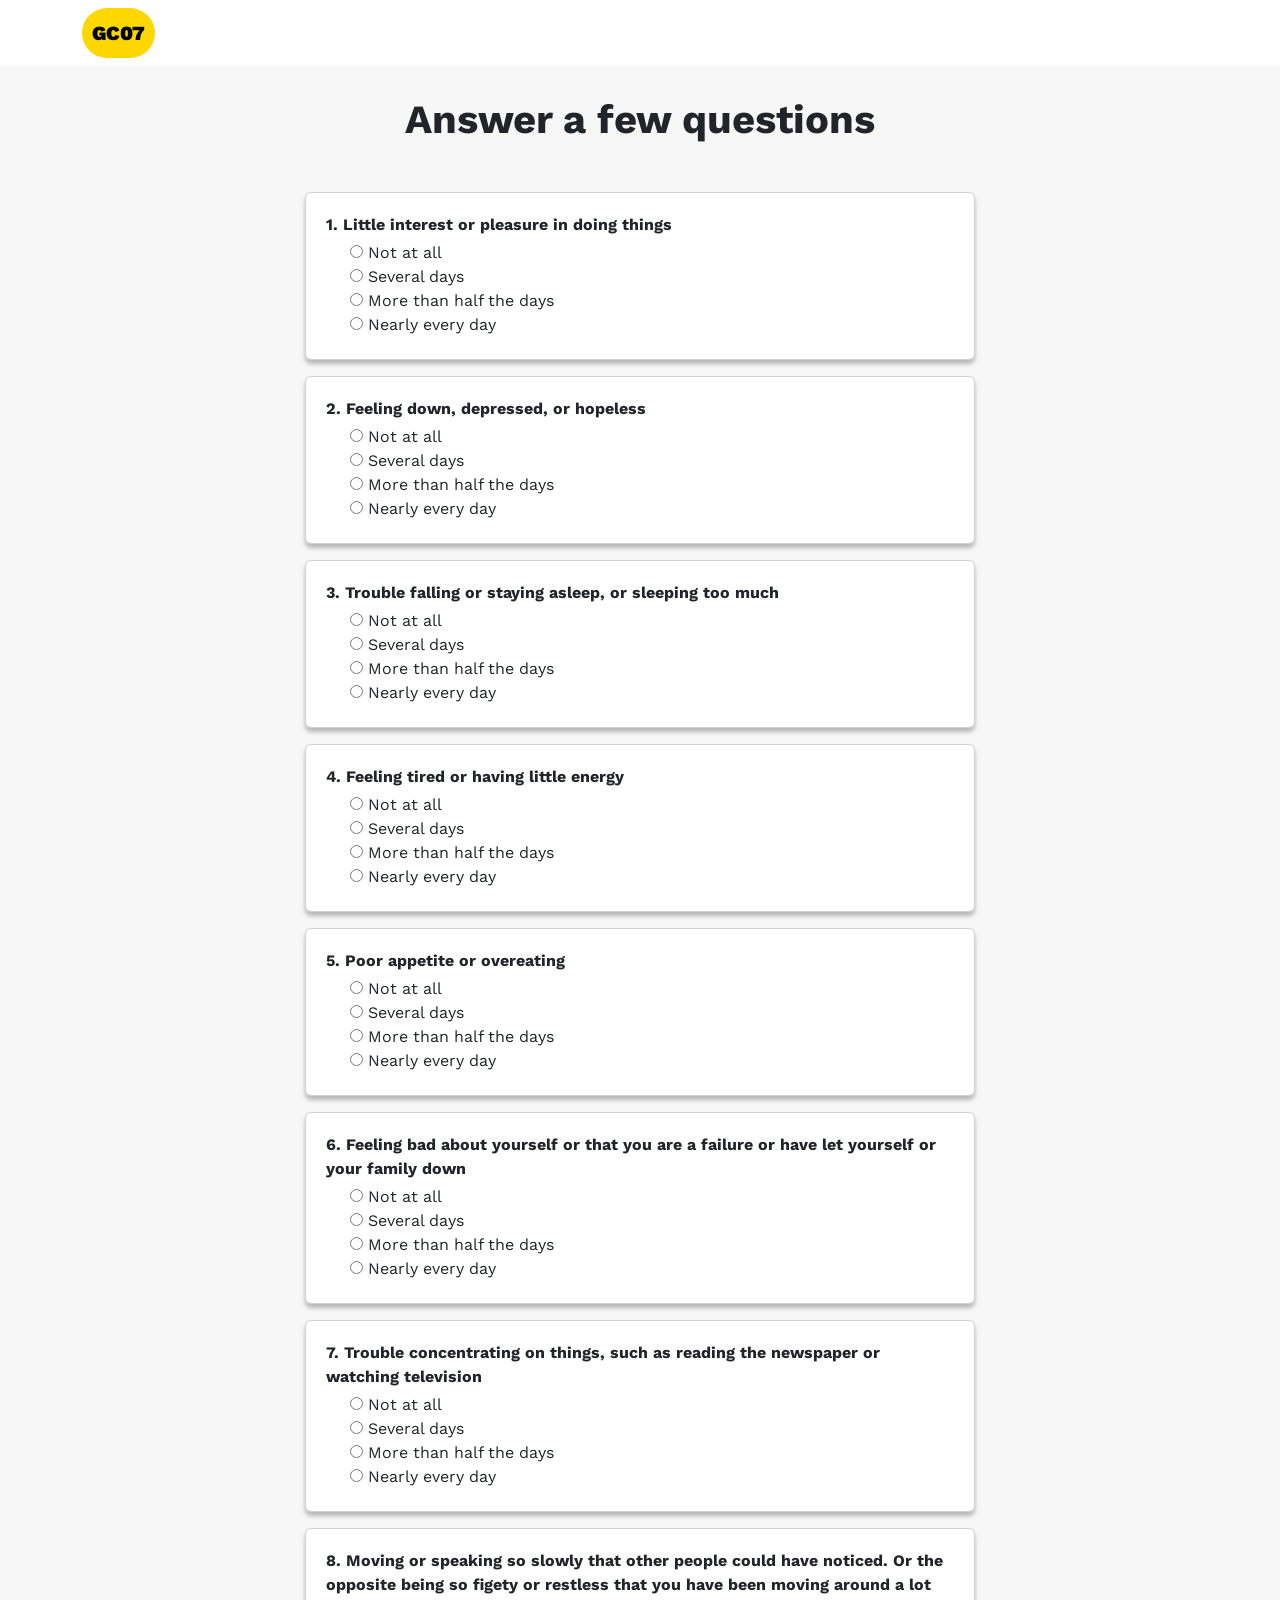
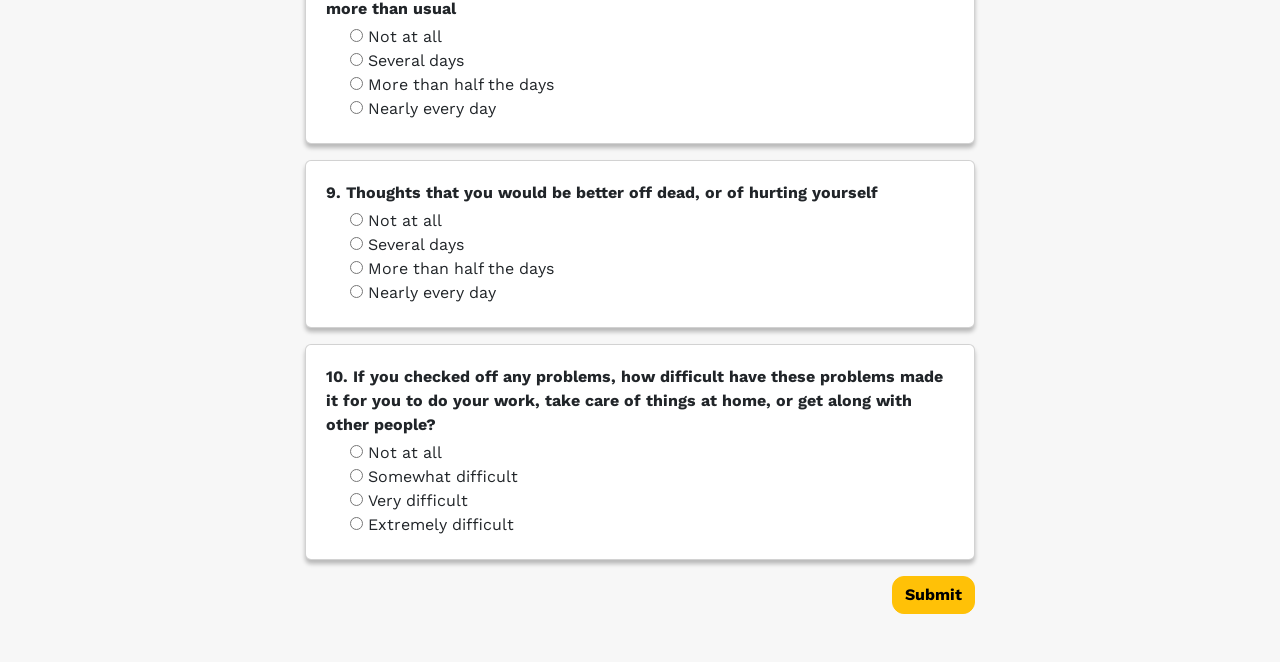
<file: templates/predict-severity.html>
<!DOCTYPE html>
<html>
  <head>
    <link
      href="https://fonts.googleapis.com/css?family=Work+Sans&display=swap"
      rel="stylesheet"
    />
    <link href="../static/styles/main.css" rel="stylesheet" />
    <link
      href="https://cdn.jsdelivr.net/npm/bootstrap@5.0.2/dist/css/bootstrap.min.css"
      rel="stylesheet"
      integrity="sha384-EVSTQN3/azprG1Anm3QDgpJLIm9Nao0Yz1ztcQTwFspd3yD65VohhpuuCOmLASjC"
      crossorigin="anonymous"
    />
    <script
      src="https://cdn.jsdelivr.net/npm/bootstrap@5.0.2/dist/js/bootstrap.bundle.min.js"
      integrity="sha384-MrcW6ZMFYlzcLA8Nl+NtUVF0sA7MsXsP1UyJoMp4YLEuNSfAP+JcXn/tWtIaxVXM"
      crossorigin="anonymous"
    ></script>

    <title>Beck's Depression Inventory</title>
  </head>
  <body>
    <nav class="navbar fixed-top">
      <div class="container">
        <a class="navbar-brand" href="#">
          <!-- <img src="/docs/4.0/assets/brand/bootstrap-solid.svg" width="30" height="30" class="d-inline-block align-top" alt=""> -->
          <strong>GC07</strong>
        </a>
      </div>
    </nav>
    <div class="container questions-form">
      <div class="text-center mb-5">
        <h1>Answer a few questions</h1>
      </div>
      <div class="form">
        <form method="POST" action="/predict-severity" class="form">
          <div class="form-group card">
            <label for="gender"
              ><strong
                >1. Little interest or pleasure in doing things</strong
              ></label
            >
            <div class="form-check mt-1">
              <input
                type="radio"
                id="op-1"
                name="que-1"
                value="0"
                style="font-weight: bold" required
              />
              <label for="op-1">Not at all</label><br />
              <input
                type="radio"
                id="op-2"
                name="que-1"
                value="1"
                style="font-weight: bold" required
              />
              <label for="op-2">Several days</label><br />
              <input
                type="radio"
                id="op-3"
                name="que-1"
                value="2"
                style="font-weight: bold" required
              />
              <label for="op-3">More than half the days</label><br />
              <input
                type="radio"
                id="op-4"
                name="que-1"
                value="3"
                style="font-weight: bold" required
              />
              <label for="op-4">Nearly every day</label><br />
            </div>
          </div>
          <div class="form-group card">
            <label for="gender"
              ><strong>2. Feeling down, depressed, or hopeless</strong></label
            >
            <div class="form-check mt-1">
              <input
                type="radio"
                id="op-1"
                name="que-2"
                value="0"
                style="font-weight: bold" required
              />
              <label for="op-1">Not at all</label><br />
              <input
                type="radio"
                id="op-2"
                name="que-2"
                value="1"
                style="font-weight: bold" required
              />
              <label for="op-2">Several days</label><br />
              <input
                type="radio"
                id="op-3"
                name="que-2"
                value="2"
                style="font-weight: bold" required
              />
              <label for="op-3">More than half the days</label><br />
              <input
                type="radio"
                id="op-4"
                name="que-2"
                value="3"
                style="font-weight: bold" required
              />
              <label for="op-4">Nearly every day</label><br />
            </div>
          </div>
          <div class="form-group card">
            <label for="gender"
              ><strong
                >3. Trouble falling or staying asleep, or sleeping too
                much</strong
              ></label
            >
            <div class="form-check mt-1">
              <input
                type="radio"
                id="op-1"
                name="que-3"
                value="0"
                style="font-weight: bold" required
              />
              <label for="op-1">Not at all</label><br />
              <input
                type="radio"
                id="op-2"
                name="que-3"
                value="1"
                style="font-weight: bold" required
              />
              <label for="op-2">Several days</label><br />
              <input
                type="radio"
                id="op-3"
                name="que-3"
                value="2"
                style="font-weight: bold" required
              />
              <label for="op-3">More than half the days</label><br />
              <input
                type="radio"
                id="op-4"
                name="que-3"
                value="3"
                style="font-weight: bold" required
              />
              <label for="op-4">Nearly every day</label><br />
            </div>
          </div>
          <div class="form-group card">
            <label for="gender"
              ><strong>4. Feeling tired or having little energy</strong></label
            >
            <div class="form-check mt-1">
              <input
                type="radio"
                id="op-1"
                name="que-4"
                value="0"
                style="font-weight: bold" required
              />
              <label for="op-1">Not at all</label><br />
              <input
                type="radio"
                id="op-2"
                name="que-4"
                value="1"
                style="font-weight: bold" required
              />
              <label for="op-2">Several days</label><br />
              <input
                type="radio"
                id="op-3"
                name="que-4"
                value="2"
                style="font-weight: bold" required
              />
              <label for="op-3">More than half the days</label><br />
              <input
                type="radio"
                id="op-4"
                name="que-4"
                value="3"
                style="font-weight: bold" required
              />
              <label for="op-4">Nearly every day</label><br />
            </div>
          </div>
          <div class="form-group card">
            <label for="gender"
              ><strong>5. Poor appetite or overeating</strong></label
            >
            <div class="form-check mt-1">
              <input
                type="radio"
                id="op-1"
                name="que-5"
                value="0"
                style="font-weight: bold" required
              />
              <label for="op-1">Not at all</label><br />
              <input
                type="radio"
                id="op-2"
                name="que-5"
                value="1"
                style="font-weight: bold" required
              />
              <label for="op-2">Several days</label><br />
              <input
                type="radio"
                id="op-3"
                name="que-5"
                value="2"
                style="font-weight: bold" required
              />
              <label for="op-3">More than half the days</label><br />
              <input
                type="radio"
                id="op-4"
                name="que-5"
                value="3"
                style="font-weight: bold" required
              />
              <label for="op-4">Nearly every day</label><br />
            </div>
          </div>
          <div class="form-group card">
            <label for="gender"
              ><strong
                >6. Feeling bad about yourself or that you are a failure or have
                let yourself or your family down</strong
              ></label
            >
            <div class="form-check mt-1">
              <input
                type="radio"
                id="op-1"
                name="que-6"
                value="0"
                style="font-weight: bold" required
              />
              <label for="op-1">Not at all</label><br />
              <input
                type="radio"
                id="op-2"
                name="que-6"
                value="1"
                style="font-weight: bold" required
              />
              <label for="op-2">Several days</label><br />
              <input
                type="radio"
                id="op-3"
                name="que-6"
                value="2"
                style="font-weight: bold" required
              />
              <label for="op-3">More than half the days</label><br />
              <input
                type="radio"
                id="op-4"
                name="que-6"
                value="3"
                style="font-weight: bold" required
              />
              <label for="op-4">Nearly every day</label><br />
            </div>
          </div>
          <div class="form-group card">
            <label for="gender"
              ><strong
                >7. Trouble concentrating on things, such as reading the
                newspaper or watching television</strong
              ></label
            >
            <div class="form-check mt-1">
              <input
                type="radio"
                id="op-1"
                name="que-7"
                value="0"
                style="font-weight: bold" required
              />
              <label for="op-1">Not at all</label><br />
              <input
                type="radio"
                id="op-2"
                name="que-7"
                value="1"
                style="font-weight: bold" required
              />
              <label for="op-2">Several days</label><br />
              <input
                type="radio"
                id="op-3"
                name="que-7"
                value="2"
                style="font-weight: bold" required
              />
              <label for="op-3">More than half the days</label><br />
              <input
                type="radio"
                id="op-4"
                name="que-7"
                value="3"
                style="font-weight: bold" required
              />
              <label for="op-4">Nearly every day</label><br />
            </div>
          </div>
          <div class="form-group card">
            <label for="gender"
              ><strong
                >8. Moving or speaking so slowly that other people could have
                noticed. Or the opposite being so figety or restless that you
                have been moving around a lot more than usual</strong
              ></label
            >
            <div class="form-check mt-1">
              <input
                type="radio"
                id="op-1"
                name="que-8"
                value="0"
                style="font-weight: bold" required
              />
              <label for="op-1">Not at all</label><br />
              <input
                type="radio"
                id="op-2"
                name="que-8"
                value="1"
                style="font-weight: bold" required
              />
              <label for="op-2">Several days</label><br />
              <input
                type="radio"
                id="op-3"
                name="que-8"
                value="2"
                style="font-weight: bold" required
              />
              <label for="op-3">More than half the days</label><br />
              <input
                type="radio"
                id="op-4"
                name="que-8"
                value="3"
                style="font-weight: bold" required
              />
              <label for="op-4">Nearly every day</label><br />
            </div>
          </div>
          <div class="form-group card">
            <label for="gender"
              ><strong
                >9. Thoughts that you would be better off dead, or of hurting
                yourself</strong
              ></label
            >
            <div class="form-check mt-1">
              <input
                type="radio"
                id="op-1"
                name="que-9"
                value="0"
                style="font-weight: bold" required
              />
              <label for="op-1">Not at all</label><br />
              <input
                type="radio"
                id="op-2"
                name="que-9"
                value="1"
                style="font-weight: bold" required
              />
              <label for="op-2">Several days</label><br />
              <input
                type="radio"
                id="op-3"
                name="que-9"
                value="2"
                style="font-weight: bold" required
              />
              <label for="op-3">More than half the days</label><br />
              <input
                type="radio"
                id="op-4"
                name="que-9"
                value="3"
                style="font-weight: bold" required
              />
              <label for="op-4">Nearly every day</label><br />
            </div>
          </div>
          <div class="form-group card">
            <label for="gender"
              ><strong
                >10. If you checked off any problems, how difficult have these
                problems made it for you to do your work, take care of things at
                home, or get along with other people?</strong
              ></label
            >
            <div class="form-check mt-1">
              <input
                type="radio"
                id="op-1"
                name="que-10"
                value="0"
                style="font-weight: bold" required
              />
              <label for="op-1">Not at all</label><br />
              <input
                type="radio"
                id="op-2"
                name="que-10"
                value="1"
                style="font-weight: bold" required
              />
              <label for="op-2">Somewhat difficult</label><br />
              <input
                type="radio"
                id="op-3"
                name="que-10"
                value="2"
                style="font-weight: bold" required
              />
              <label for="op-3">Very difficult</label><br />
              <input
                type="radio"
                id="op-4"
                name="que-10"
                value="3"
                style="font-weight: bold" required
              />
              <label for="op-4">Extremely difficult </label><br />
            </div>
          </div>

          <div class="submit-form mb-5">
            <button
              type="submit"
              class="btn btn-warning"
              style="color: black; font-weight: bold; border-radius: 12px"
            >
              Submit
            </button>
          </div>
        </form>
      </div>
    </div>
  </body>
</html>
</file>
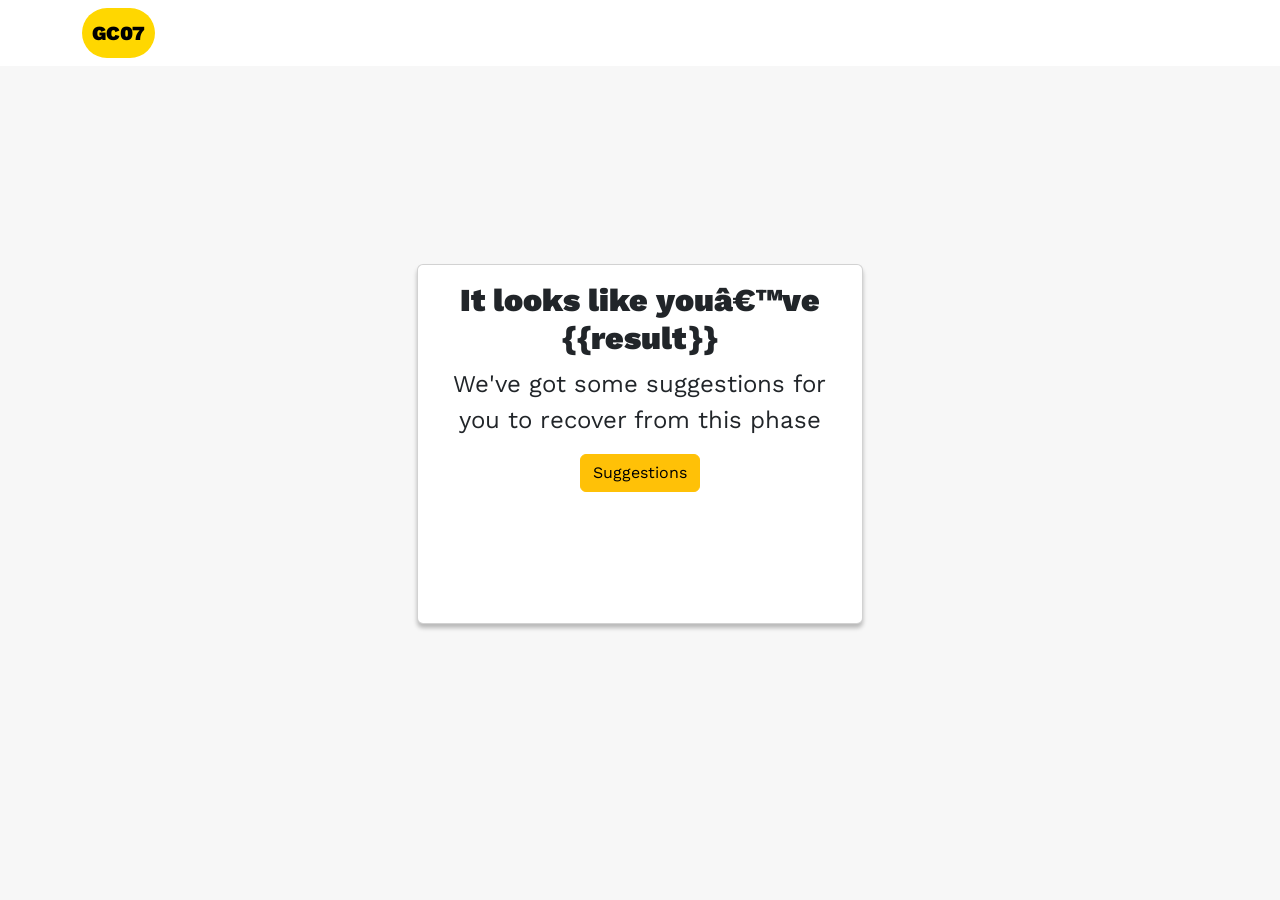
<file: templates/result.html>
<!DOCTYPE html>
<html>
    <head>
        <link href="https://fonts.googleapis.com/css?family=Work+Sans&display=swap" rel="stylesheet" />
        <link href="../static/styles/main.css" rel="stylesheet" />
        <link href="https://cdn.jsdelivr.net/npm/bootstrap@5.0.2/dist/css/bootstrap.min.css" rel="stylesheet" integrity="sha384-EVSTQN3/azprG1Anm3QDgpJLIm9Nao0Yz1ztcQTwFspd3yD65VohhpuuCOmLASjC" crossorigin="anonymous">
        <script src="https://cdn.jsdelivr.net/npm/bootstrap@5.0.2/dist/js/bootstrap.bundle.min.js" integrity="sha384-MrcW6ZMFYlzcLA8Nl+NtUVF0sA7MsXsP1UyJoMp4YLEuNSfAP+JcXn/tWtIaxVXM" crossorigin="anonymous"></script>
        <title>document</title>
        
    </head>
    <body>
      <nav class="navbar fixed-top">
        <div class="container">
          <a class="navbar-brand" href="#">
            <!-- <img src="/docs/4.0/assets/brand/bootstrap-solid.svg" width="30" height="30" class="d-inline-block align-top" alt=""> -->
            <strong>GC07</strong>
          </a>
        </div>
      </nav>
      <div class="result container mt-5">
        <div class="card text-center">
          <div class="card-body">
            <h5 class="card-title">It looks like you’ve {{result}}</h5>
            <p class="card-text">We've got some suggestions for you to recover from this phase</p>
            <a href="/suggestions" class="btn btn-warning">Suggestions</a>
          </div>
        </div>
      </div>
    </body>
</html>
</file>
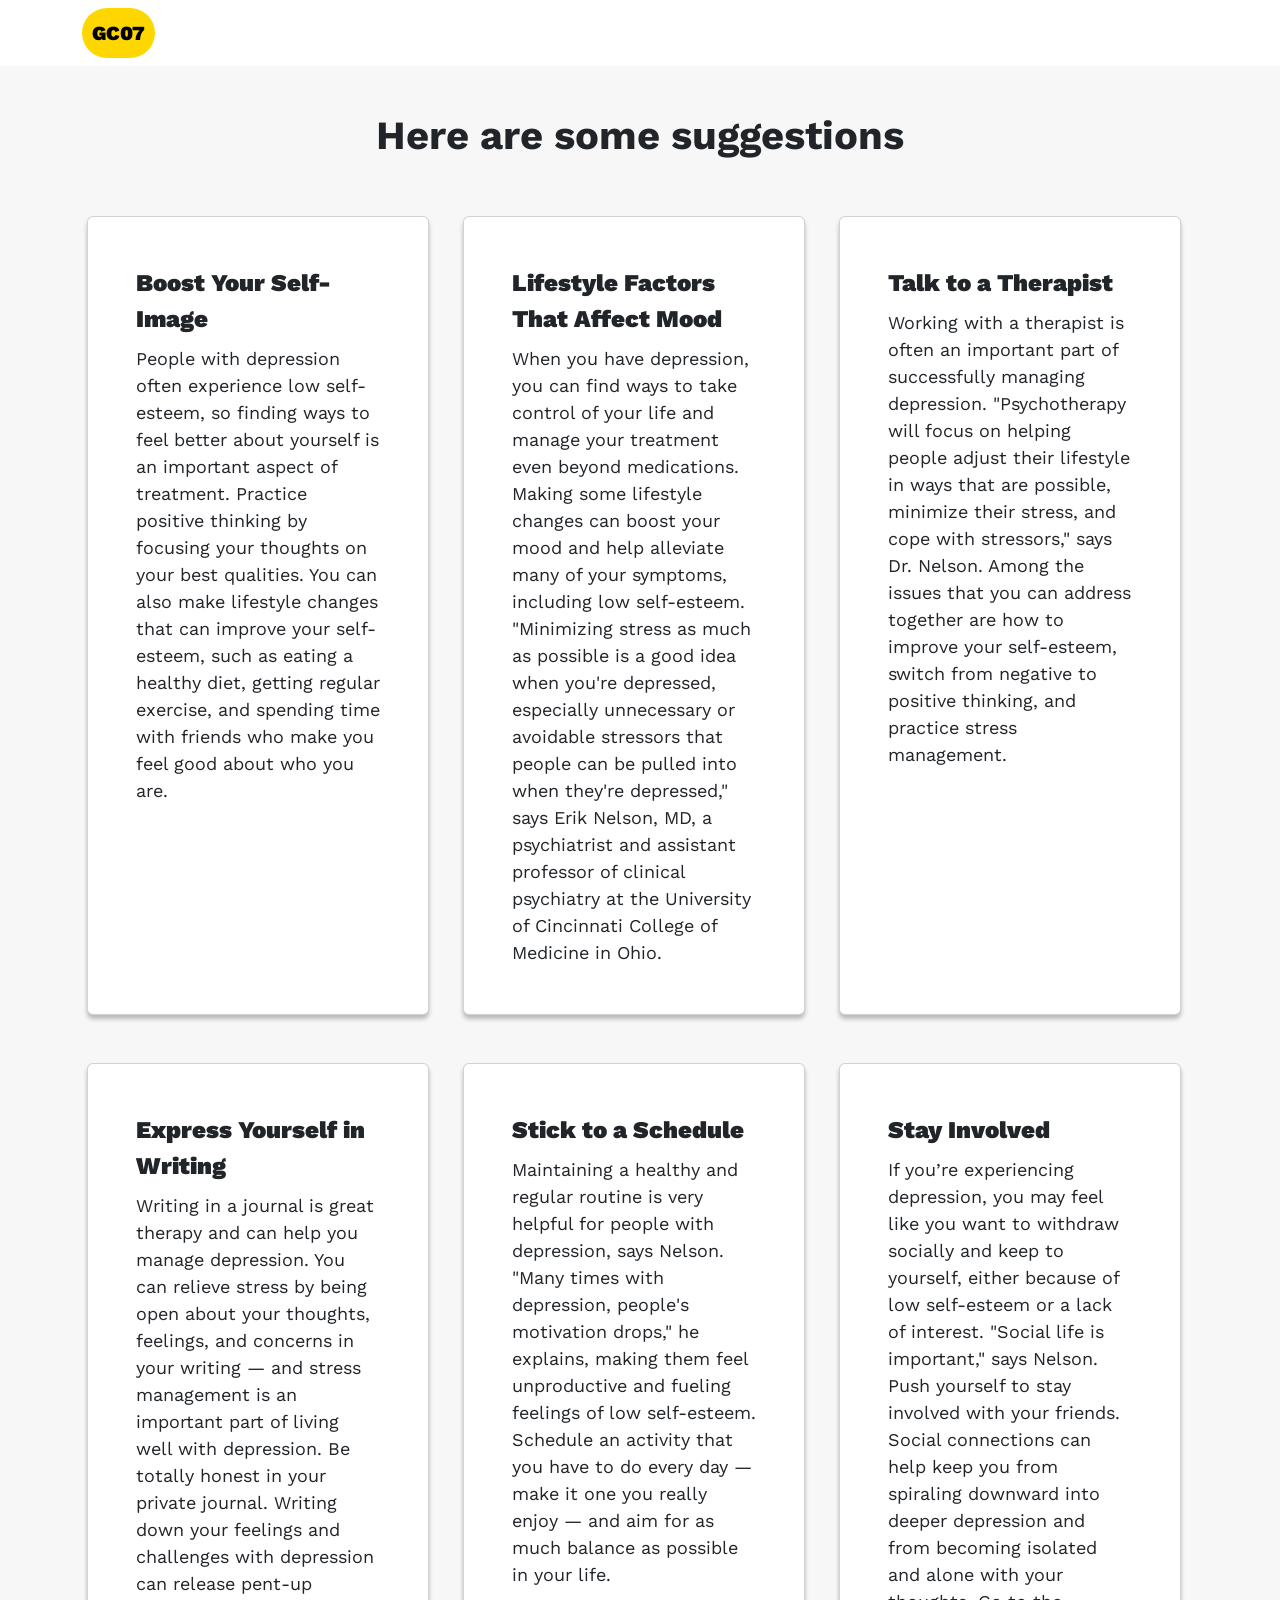
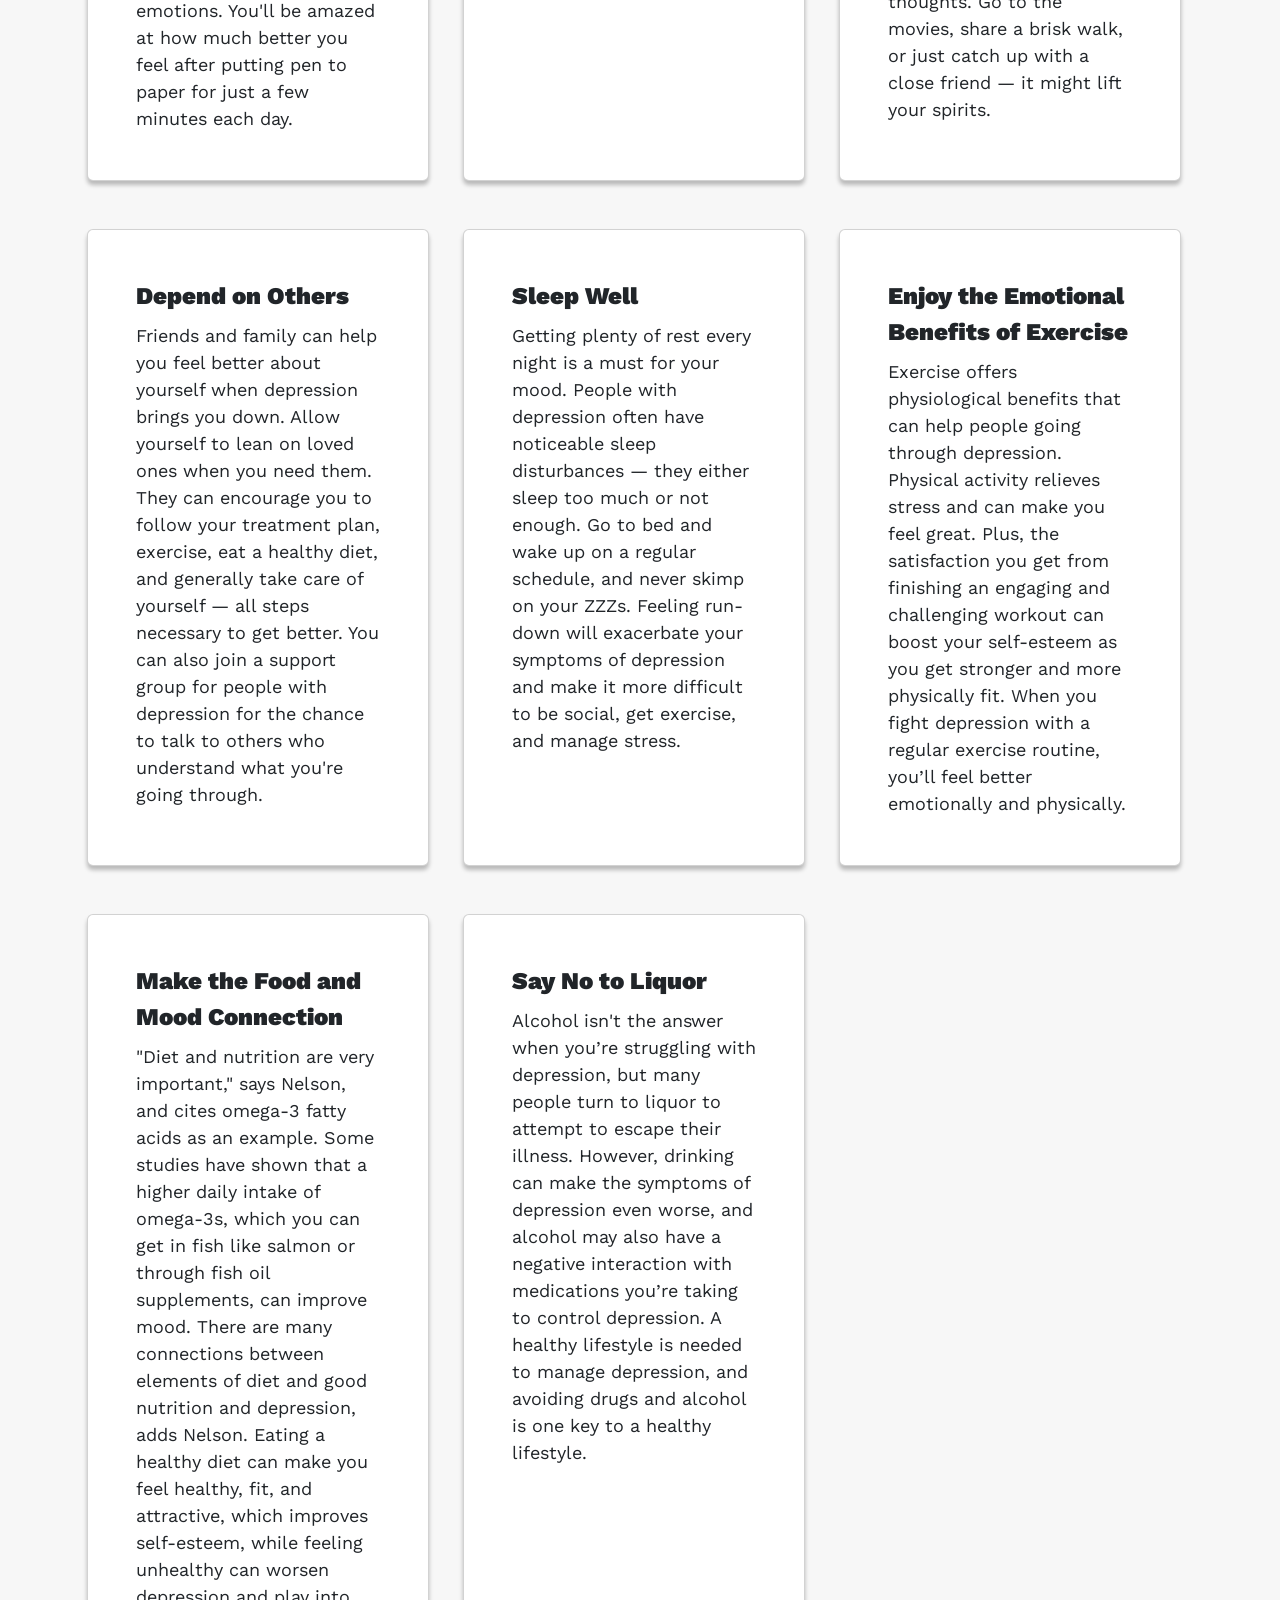
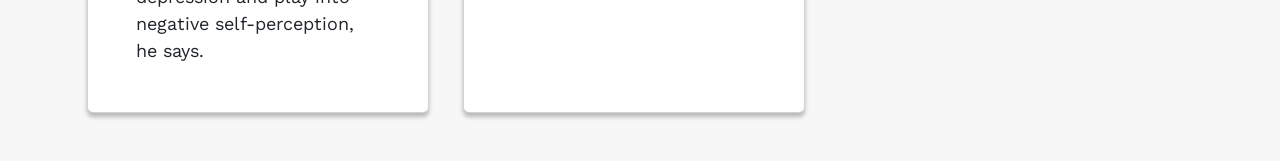
<file: templates/suggestions.html>
<!DOCTYPE html>
<html lang="en">
  <head>
    <meta charset="UTF-8" />
    <meta http-equiv="X-UA-Compatible" content="IE=edge" />
    <meta name="viewport" content="width=device-width, initial-scale=1.0" />
    <title>Suggestions</title>
    <link
      href="https://fonts.googleapis.com/css?family=Work+Sans&display=swap"
      rel="stylesheet"
    />
    <link href="../static/styles/main.css" rel="stylesheet" />
    <link
      href="https://cdn.jsdelivr.net/npm/bootstrap@5.0.2/dist/css/bootstrap.min.css"
      rel="stylesheet"
      integrity="sha384-EVSTQN3/azprG1Anm3QDgpJLIm9Nao0Yz1ztcQTwFspd3yD65VohhpuuCOmLASjC"
      crossorigin="anonymous"
    />
    <script
      src="https://cdn.jsdelivr.net/npm/bootstrap@5.0.2/dist/js/bootstrap.bundle.min.js"
      integrity="sha384-MrcW6ZMFYlzcLA8Nl+NtUVF0sA7MsXsP1UyJoMp4YLEuNSfAP+JcXn/tWtIaxVXM"
      crossorigin="anonymous"
    ></script>
  </head>
  <body>
    <nav class="navbar fixed-top">
      <div class="container">
        <a class="navbar-brand" href="#">
          <!-- <img src="/docs/4.0/assets/brand/bootstrap-solid.svg" width="30" height="30" class="d-inline-block align-top" alt=""> -->
          <strong>GC07</strong>
        </a>
      </div>
    </nav>
    <div class="container">
      <div class="suggestions mb-5">
        <div class="text-center">
          <h1>Here are some suggestions</h1>
        </div>
        <div class="row">
          <div class="col-md-4 card p-5 mt-5">
            <div class="card-title">Boost Your Self-Image</div>
            <p class="card-text">
              People with depression often experience low self-esteem, so
              finding ways to feel better about yourself is an important aspect
              of treatment. Practice positive thinking by focusing your thoughts
              on your best qualities. You can also make lifestyle changes that
              can improve your self-esteem, such as eating a healthy diet,
              getting regular exercise, and spending time with friends who make
              you feel good about who you are.
            </p>
          </div>
          <div class="col-md-4 card p-5 mt-5">
            <div class="card-title">Lifestyle Factors That Affect Mood</div>
            <p class="card-text">
              When you have depression, you can find ways to take control of
              your life and manage your treatment even beyond medications.
              Making some lifestyle changes can boost your mood and help
              alleviate many of your symptoms, including low self-esteem.
              "Minimizing stress as much as possible is a good idea when you're
              depressed, especially unnecessary or avoidable stressors that
              people can be pulled into when they're depressed," says Erik
              Nelson, MD, a psychiatrist and assistant professor of clinical
              psychiatry at the University of Cincinnati College of Medicine in
              Ohio.
            </p>
          </div>
          <div class="col-md-4 card p-5 mt-5">
            <div class="card-title">Talk to a Therapist</div>
            <p class="card-text">
              Working with a therapist is often an important part of
              successfully managing depression. "Psychotherapy will focus on
              helping people adjust their lifestyle in ways that are possible,
              minimize their stress, and cope with stressors," says Dr. Nelson.
              Among the issues that you can address together are how to improve
              your self-esteem, switch from negative to positive thinking, and
              practice stress management.
            </p>
          </div>
          <div class="col-md-4 card p-5 mt-5">
            <div class="card-title">Express Yourself in Writing</div>
            <p class="card-text">
              Writing in a journal is great therapy and can help you manage
              depression. You can relieve stress by being open about your
              thoughts, feelings, and concerns in your writing — and stress
              management is an important part of living well with depression. Be
              totally honest in your private journal. Writing down your feelings
              and challenges with depression can release pent-up emotions.
              You'll be amazed at how much better you feel after putting pen to
              paper for just a few minutes each day.
            </p>
          </div>
          <div class="col-md-4 card p-5 mt-5">
            <div class="card-title">Stick to a Schedule</div>
            <p class="card-text">
              Maintaining a healthy and regular routine is very helpful for
              people with depression, says Nelson. "Many times with depression,
              people's motivation drops," he explains, making them feel
              unproductive and fueling feelings of low self-esteem. Schedule an
              activity that you have to do every day — make it one you really
              enjoy — and aim for as much balance as possible in your life.
            </p>
          </div>
          <div class="col-md-4 card p-5 mt-5">
            <div class="card-title">Stay Involved</div>
            <p class="card-text">
              If you’re experiencing depression, you may feel like you want to
              withdraw socially and keep to yourself, either because of low
              self-esteem or a lack of interest. "Social life is important,"
              says Nelson. Push yourself to stay involved with your friends.
              Social connections can help keep you from spiraling downward into
              deeper depression and from becoming isolated and alone with your
              thoughts. Go to the movies, share a brisk walk, or just catch up
              with a close friend — it might lift your spirits.
            </p>
          </div>
          <div class="col-md-4 card p-5 mt-5">
            <div class="card-title">Depend on Others</div>
            <p class="card-text">
              Friends and family can help you feel better about yourself when
              depression brings you down. Allow yourself to lean on loved ones
              when you need them. They can encourage you to follow your
              treatment plan, exercise, eat a healthy diet, and generally take
              care of yourself — all steps necessary to get better. You can also
              join a support group for people with depression for the chance to
              talk to others who understand what you're going through.
            </p>
          </div>
          <div class="col-md-4 card p-5 mt-5">
            <div class="card-title">Sleep Well</div>
            <p class="card-text">
              Getting plenty of rest every night is a must for your mood. People
              with depression often have noticeable sleep disturbances — they
              either sleep too much or not enough. Go to bed and wake up on a
              regular schedule, and never skimp on your ZZZs. Feeling run-down
              will exacerbate your symptoms of depression and make it more
              difficult to be social, get exercise, and manage stress.
            </p>
          </div>
          <div class="col-md-4 card p-5 mt-5">
            <div class="card-title">
              Enjoy the Emotional Benefits of Exercise
            </div>
            <p class="card-text">
              Exercise offers physiological benefits that can help people going
              through depression. Physical activity relieves stress and can make
              you feel great. Plus, the satisfaction you get from finishing an
              engaging and challenging workout can boost your self-esteem as you
              get stronger and more physically fit. When you fight depression
              with a regular exercise routine, you’ll feel better emotionally
              and physically.
            </p>
          </div>
          <div class="col-md-4 card p-5 mt-5">
            <div class="card-title">Make the Food and Mood Connection</div>
            <p class="card-text">
              "Diet and nutrition are very important," says Nelson, and cites
              omega-3 fatty acids as an example. Some studies have shown that a
              higher daily intake of omega-3s, which you can get in fish like
              salmon or through fish oil supplements, can improve mood. There
              are many connections between elements of diet and good nutrition
              and depression, adds Nelson. Eating a healthy diet can make you
              feel healthy, fit, and attractive, which improves self-esteem,
              while feeling unhealthy can worsen depression and play into
              negative self-perception, he says.
            </p>
          </div>
          <div class="col-md-4 card p-5 mt-5">
            <div class="card-title">Say No to Liquor</div>
            <p class="card-text">
              Alcohol isn't the answer when you’re struggling with depression,
              but many people turn to liquor to attempt to escape their illness.
              However, drinking can make the symptoms of depression even worse,
              and alcohol may also have a negative interaction with medications
              you’re taking to control depression. A healthy lifestyle is needed
              to manage depression, and avoiding drugs and alcohol is one key to
              a healthy lifestyle.
            </p>
          </div>
        </div>
      </div>
    </div>
  </body>
</html>
</file>
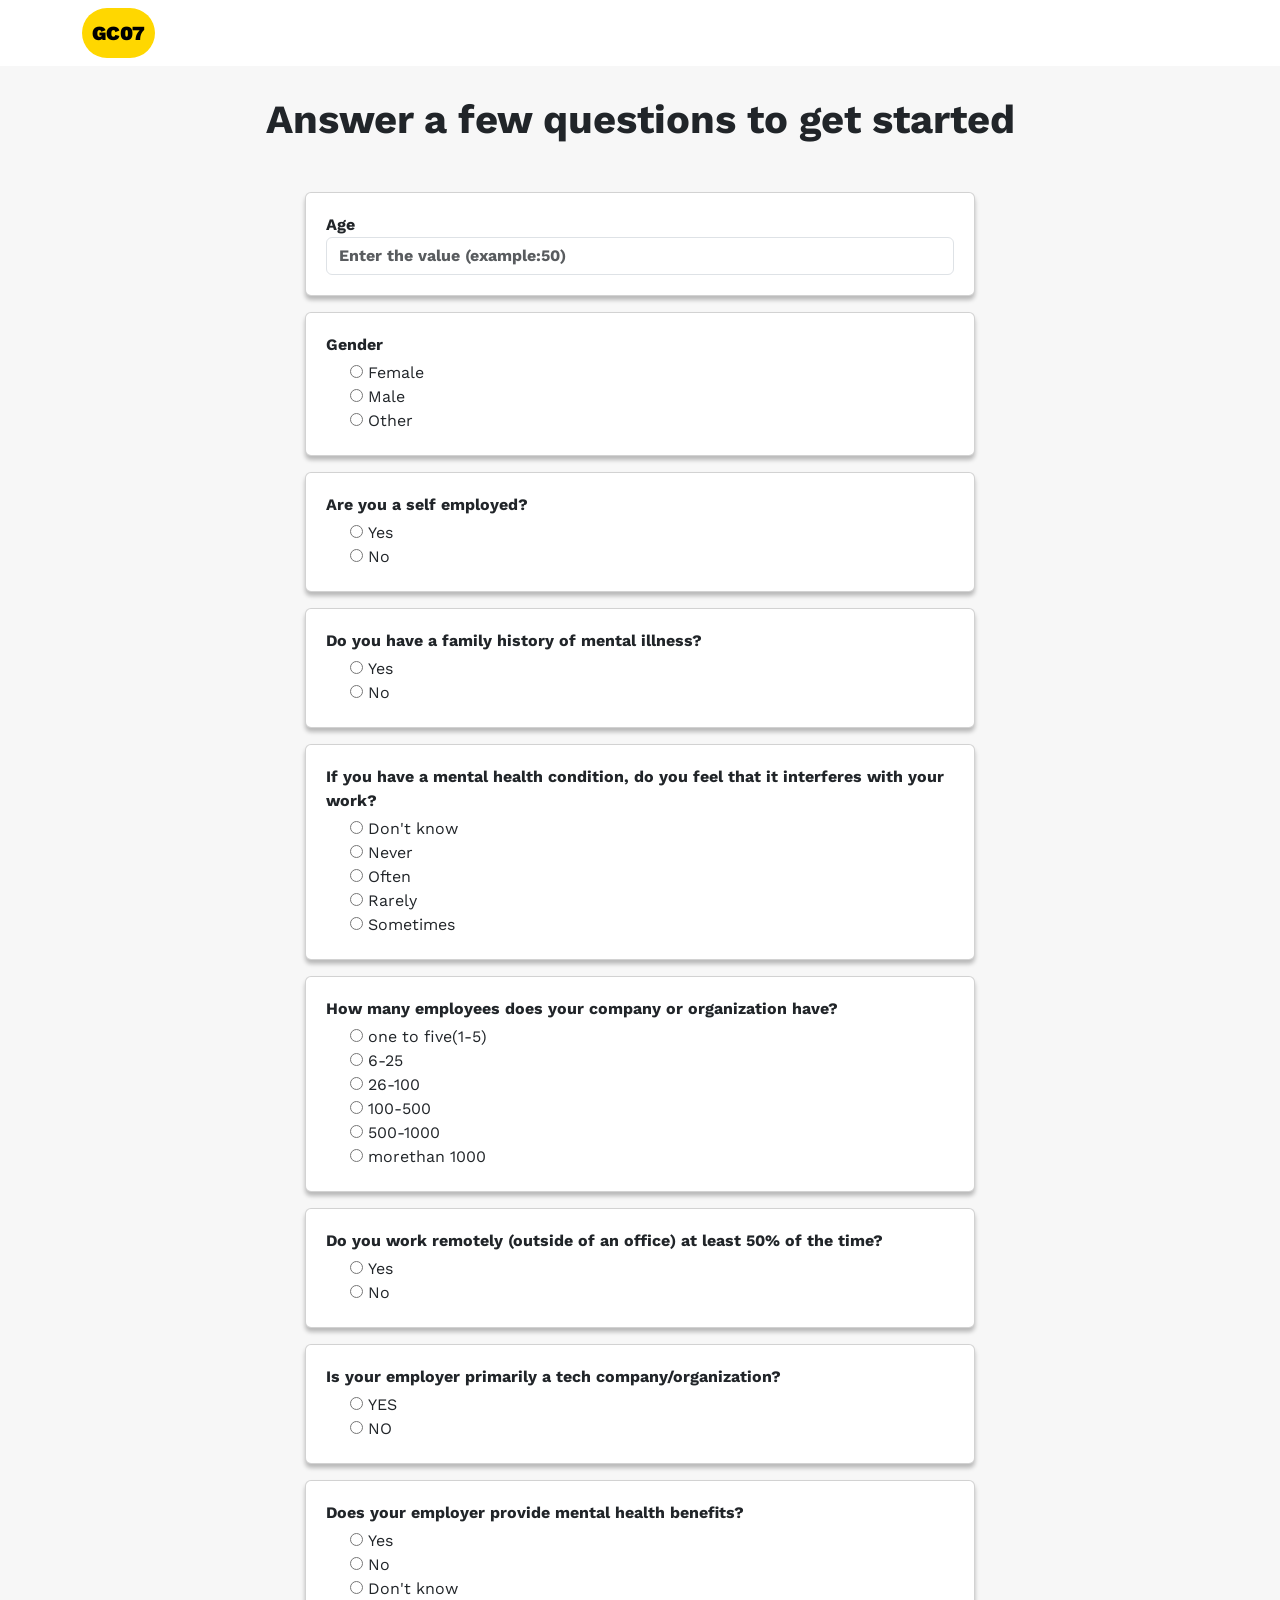
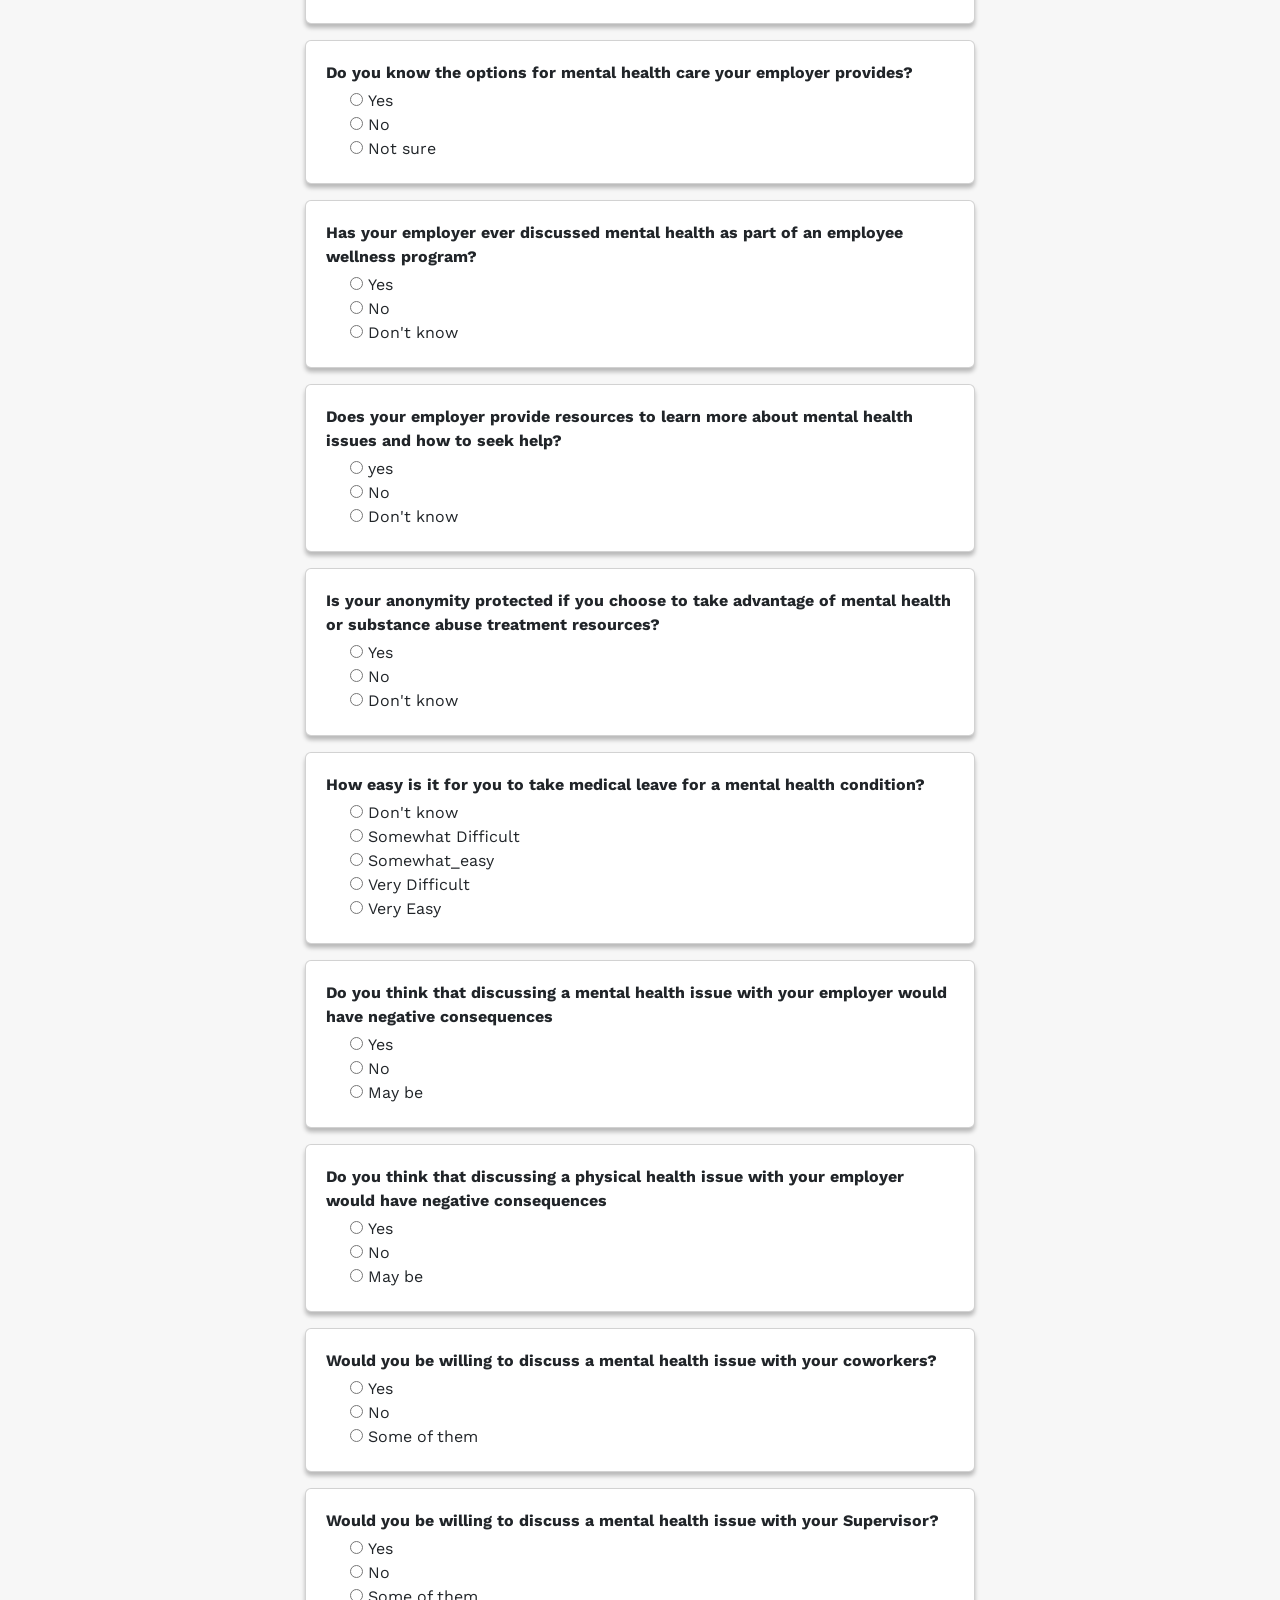
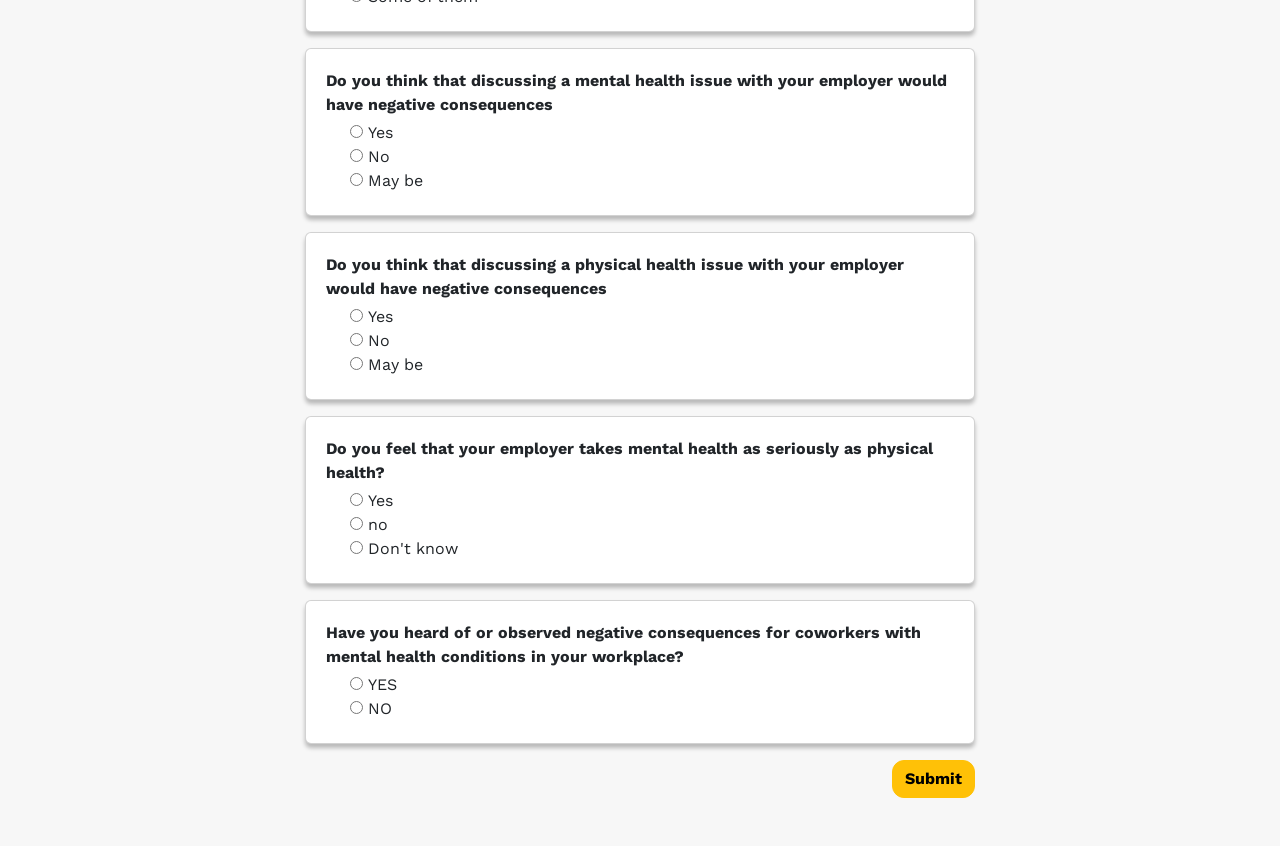
<file: templates/textual-analysis.html>
<!DOCTYPE html>
<html>
    <head>
        <link href="https://fonts.googleapis.com/css?family=Work+Sans&display=swap" rel="stylesheet" />
        <link href="../static/styles/main.css" rel="stylesheet" />
        <link href="https://cdn.jsdelivr.net/npm/bootstrap@5.0.2/dist/css/bootstrap.min.css" rel="stylesheet" integrity="sha384-EVSTQN3/azprG1Anm3QDgpJLIm9Nao0Yz1ztcQTwFspd3yD65VohhpuuCOmLASjC" crossorigin="anonymous">
        <script src="https://cdn.jsdelivr.net/npm/bootstrap@5.0.2/dist/js/bootstrap.bundle.min.js" integrity="sha384-MrcW6ZMFYlzcLA8Nl+NtUVF0sA7MsXsP1UyJoMp4YLEuNSfAP+JcXn/tWtIaxVXM" crossorigin="anonymous"></script>

        <title>document</title>
        
    </head>
    <body>
      <nav class="navbar fixed-top">
        <div class="container">
          <a class="navbar-brand" href="#">
            <!-- <img src="/docs/4.0/assets/brand/bootstrap-solid.svg" width="30" height="30" class="d-inline-block align-top" alt=""> -->
            <strong>GC07</strong>
          </a>
        </div>
      </nav>
      <div class="container questions-form">
        <div class="text-center mb-5">
          <h1>Answer a few questions to get started </h1>
        </div>
        <div class="form">
        <form method="POST" action="/textual-analysis" class="form">
          <div class="form-group card">
            <label for="Age"><strong>Age</strong></label>
              <input
              type="number"
              class="form-control"
              id="age"
              name="age"
              placeholder="Enter the value (example:50)"
              style="font-weight: bold"
              required
            />
          </div>
          <div class="form-group card">
              <label for="gender"><strong>Gender</strong></label>
              <div class="form-check mt-1">
                  <input type="radio" id="female" name="gender" value="2" style="font-weight: bold" required>
              <label for="female">Female</label><br/>
                <input type="radio" id="male" name="gender" value="1" style="font-weight: bold" required>
              <label for="male">Male</label><br/>
                <input type="radio" id="other" name="gender" value="0" style="font-weight: bold" required>
              <label for="other">Other</label>
              </div>
          </div>
          <div class="form-group card">
            <label for="self_employed"><strong>Are you a self employed?</strong></label>
            <div class="form-check mt-1">
              <input type="radio" id="yes" name="self_employed" value="1" style="font-weight: bold" required>
              <label for="yes">Yes</label><br>
              <input type="radio" id="no" name="self_employed" value="0" style="font-weight: bold" required>
              <label for="no">No</label>
            </div>             
          </div>
          <div class="form-group card">
            <label for="family_history"><strong>Do you have a family history of mental illness?</strong></label>
            <div class="form-check mt-1">
              <input type="radio" id="yes" name="family_history" value="1" style="font-weight: bold" required>
              <label for="yes">Yes</label><br>
              <input type="radio" id="no" name="family_history" value="0" style="font-weight: bold" required>
              <label for="no">No</label><br>
            </div>             
          </div>
          <div class="form-group card">
            <label for="work_interface"><strong>If you have a mental health condition, do you feel that it interferes with your work?</strong></label>
            <div class="form-check mt-1">
              <input type="radio" id="don'tknow" name="work_interface" value="0" style="font-weight: bold" required>
              <label for="don'tknow">Don't know</label><br>
              <input type="radio" id="never" name="work_interface" value="1" style="font-weight: bold" required>
              <label for="never">Never</label><br>
              <input type="radio" id="often" name="work_interface" value="2" style="font-weight: bold" required>
              <label for="often">Often</label><br>
              <input type="radio" id="rarely" name="work_interface" value="3" style="font-weight: bold" required>
              <label for="rarely">Rarely</label><br>
              <input type="radio" id="sometimes" name="work_interface" value="0" style="font-weight: bold" required>
              <label for="sometimes">Sometimes</label>
            </div>              
          </div>
          <div class="form-group card">
            <label for="no_employees"><strong>How many employees does your company or organization have?</strong></label>
            <div class="form-check mt-1">
              <input type="radio" id="1-5" name="no_employees" value="0" style="font-weight: bold"required>
              <label for="1-5">one to five(1-5)</label><br>
              <input type="radio" id="6-25" name="no_employees" value="4" style="font-weight: bold" required>
              <label for="6-25">6-25</label><br>
              <input type="radio" id="26-100" name="no_employees" value="2" style="font-weight: bold" required>
              <label for="26-100">26-100</label><br>
              <input type="radio" id="100-500" name="no_employees" value="1" style="font-weight: bold" required>
              <label for="100-500">100-500</label><br>
              <input type="radio" id="500-1000" name="no_employees" value="3" style="font-weight: bold" required>
              <label for="500-1000">500-1000</label><br>
              <input type="radio" id="morethan_1000" name="no_employees" value="5" style="font-weight: bold" required>
              <label for="morethan_1000"> morethan 1000</label>
            </div>              
          </div>
          <div class="form-group card">
            <label for="remote_work"><strong>Do you work remotely (outside of an office) at least 50% of the time?</strong></label>
            <div class="form-check mt-1">
              <input type="radio" id="yes" name="remote_work" value="1" style="font-weight: bold" required>
              <label for="yes">Yes</label><br>
              <input type="radio" id="no" name="remote_work" value="0" style="font-weight: bold" required>
              <label for="no">No</label>
            </div>              
          </div>  
      
      
          <div class="form-group card">
            <label for="tech_company"><strong>Is your employer primarily a tech company/organization?</strong></label>
            <div class="form-check mt-1">
              <input type="radio" id="yes" name="tech_company" value="1" style="font-weight: bold" required>
              <label for="yes">YES</label><br>
              <input type="radio" id="no" name="tech_company" value="0" style="font-weight: bold" required>
              <label for="no">NO</label><br>
            </div>              
          </div>   
          <div class="form-group card">
            <label for="benefits"><strong>Does your employer provide mental health benefits?</strong></label>
            <div class="form-check mt-1">
              <input type="radio" id="yes" name="benefits" value="2" style="font-weight: bold" required>
              <label for="yes">Yes</label><br>
              <input type="radio" id="no" name="benefits" value="1" style="font-weight: bold" required>
              <label for="no">No</label><br>
              <input type="radio" id="don'tknow" name="benefits" value="0" style="font-weight: bold" required>
              <label for="don'tknow">Don't know</label>
            </div>
          </div>
          <div class="form-group card">
            <label for="care_option"><strong>Do you know the options for mental health care your employer provides?</strong></label>
            <div class="form-check mt-1">
              <input type="radio" id="yes" name="care_option" value="2" style="font-weight: bold" required>
              <label for="yes">Yes</label><br>
              <input type="radio" id="no" name="care_option" value="1"  style="font-weight: bold" required>
              <label for="no">No</label><br>
              <input type="radio" id="not_sure" name="care_option" value="0" style="font-weight: bold" required>
              <label for="not_sure">Not sure</label>
            </div>                         
          </div>
          <div class="form-group card">
            <label for="wellness_program"><strong>Has your employer ever discussed mental health as part of an employee wellness program?</strong></label>
            <div class="form-check mt-1">
              <input type="radio" id="yes" name="wellness_program" value="2" style="font-weight: bold" required>
              <label for="yes">Yes</label><br>
              <input type="radio" id="no" name="wellness_program" value="1" style="font-weight: bold" required>
              <label for="no">No</label><br>
              <input type="radio" id="don'tknow" name="wellness_program" value="0" style="font-weight: bold" required>
              <label for="don'tknow">Don't know</label>
            </div> 
          </div>
          <div class="form-group card">
            <label for="seek_help"><strong>Does your employer provide resources to learn more about mental health issues and how to seek help?</strong></label>
            <div class="form-check mt-1">
              <input type="radio" id="yes" name="seek_help" value="2" style="font-weight: bold"required>
              <label for="yes">yes</label><br>
              <input type="radio" id="no" name="seek_help" value="1" style="font-weight: bold" required>
              <label for="no">No</label><br>
              <input type="radio" id="don'tknow" name="seek_help" value="0" style="font-weight: bold" required>
              <label for="don'tknow">Don't know</label>
            </div>
          </div>
      
          <div class="form-group card">
            <label for="anonymity"><strong> Is your anonymity protected if you choose to take advantage of mental health or substance abuse treatment resources?</strong></label>
            <div class="form-check mt-1">
              <input type="radio" id="yes" name="anonymity" value="2" style="font-weight: bold" required>
              <label for="yes">Yes</label><br>
              <input type="radio" id="no" name="anonymity" value="1" style="font-weight: bold" required>
              <label for="no">No</label><br>
              <input type="radio" id="don'tknow" name="anonymity" value="0" style="font-weight: bold" required>
              <label for="don'tknow">Don't know</label>
            </div>
          </div>
          <div class="form-group card">
            <label for="leave"><strong> How easy is it for you to take medical leave for a mental health condition?</strong></label>
            <div class="form-check mt-1">
              <input type="radio" id="don'tknow" name="leave" value="0" style="font-weight: bold" required>
              <label for="don'tknow">Don't know</label><br>
              <input type="radio" id="somewhat_difficult" name="leave" value="1" style="font-weight: bold" required>
              <label for="somewhat_difficult">Somewhat Difficult</label><br>
              <input type="radio" id="somewhat_easy" name="leave" value="2" style="font-weight: bold" required>
              <label for="somewhat_easy">Somewhat_easy</label><br>
              <input type="radio" id="very_difficult" name="leave" value="3" style="font-weight: bold" required>
              <label for="very_difficult">Very Difficult</label><br>
              <input type="radio" id="very_easy" name="leave" value="4" style="font-weight: bold" required>
              <label for="very_easy">Very Easy</label>
              </div>
          </div>
          <div class="form-group card">
            <label for="mentalhealthconsequence"><strong> Do you think that discussing a mental health issue with your employer would have negative consequences</strong></label>
            <div class="form-check mt-1">
              <input type="radio" id="yes" name="mentalhealthconsequence" value="2" style="font-weight: bold" required>
              <label for="yes">Yes</label><br>
              <input type="radio" id="no" name="mentalhealthconsequence" value="1" style="font-weight: bold" required>
              <label for="no">No</label><br>
              <input type="radio" id="maybe" name="mentalhealthconsequence" value="0" style="font-weight: bold" required>
              <label for="maybe">May be</label>
              </div>           
            </div>
          <div class="form-group card">
            <label for="physhealthconsequence"><strong> Do you think that discussing a physical health issue with your employer would have negative consequences</strong></label>
            <div class="form-check mt-1">
              <input type="radio" id="yes" name="physhealthconsequence" value="2" style="font-weight: bold" required>
              <label for="yes">Yes</label><br>
              <input type="radio" id="no" name="physhealthconsequence" value="1" style="font-weight: bold" required>
              <label for="no">No</label><br>
              <input type="radio" id="maybe" name="physhealthconsequence" value="0" style="font-weight: bold" required>
              <label for="maybe">May be</label>
              </div>            
          </div>
          <div class="form-group card">
            <label for="coworkers"><strong> Would you be willing to discuss a mental health issue with your coworkers?</strong></label>
            <div class="form-check mt-1">
              <input type="radio" id="yes" name="coworkers" value="2" style="font-weight: bold" required>
              <label for="yes">Yes</label><br>
              <input type="radio" id="no" name="coworkers" value="0" style="font-weight: bold" required>
              <label for="no">No</label><br>
              <input type="radio" id="some of them" name="coworkers" value="1" style="font-weight: bold" required>
              <label for="some of them">Some of them</label>
              </div>            
          </div>
          <div class="form-group card">
            <label for="supervisor"><strong>Would you be willing to discuss a mental health issue with your Supervisor?</strong></label>
            <div class="form-check mt-1">
              <input type="radio" id="yes" name="supervisor" value="2" style="font-weight: bold" required>
              <label for="yes">Yes</label><br>
              <input type="radio" id="no" name="supervisor" value="0" style="font-weight: bold" required>
              <label for="no">No</label><br>
              <input type="radio" id="Some of them" name="supervisor" value="1" style="font-weight: bold" required>
              <label for="Some of them">Some of them</label>
              </div>            
            </div>      
          <div class="form-group card">
            <label for="mentalhealthinterview"><strong> Do you think that discussing a mental health issue with your employer would have negative consequences</strong></label>
            <div class="form-check mt-1">
              <input type="radio" id="yes" name="mentalhealthinterview" value="2" style="font-weight: bold" required>
              <label for="yes">Yes</label><br>
              <input type="radio" id="no" name="mentalhealthinterview" value="1" style="font-weight: bold" required>
              <label for="no">No</label><br>
              <input type="radio" id="maybe" name="mentalhealthinterview" value="0" style="font-weight: bold" required>
              <label for="maybe">May be</label>
            </div>           
          </div>
          <div class="form-group card">
            <label for="physhealthinterview"><strong> Do you think that discussing a physical health issue with your employer would have negative consequences</strong></label>
            <div class="form-check mt-1">
              <input type="radio" id="yes" name="physhealthinterview" value="2" style="font-weight: bold" required>
              <label for="yes">Yes</label><br>
              <input type="radio" id="no" name="physhealthinterview" value="1" style="font-weight: bold" required>
              <label for="no">No</label><br>
              <input type="radio" id="maybe" name="physhealthinterview" value="0" style="font-weight: bold" required>
              <label for="maybe">May be</label>
              </div>            
          </div>      
          <div class="form-group card">
            <label for="mentalvsphysical"><strong> Do you feel that your employer takes mental health as seriously as physical health?</strong></label>
            <div class="form-check mt-1">
              <input type="radio" id="yes" name="mentalvsphysical" value="2" style="font-weight: bold" required>
              <label for="yes">Yes</label><br>
              <input type="radio" id="no" name="mentalvsphysical" value="1" style="font-weight: bold" required>
              <label for="no">no</label><br>
              <input type="radio" id="don'tknow" name="mentalvsphysical" value="0" style="font-weight: bold" required>
              <label for="don'tknow">Don't know</label>              
            </div>
          </div>      
          <div class="form-group card">
            <label for="obs_consequence"><strong>Have you heard of or observed negative consequences for coworkers with mental health conditions in your workplace?</strong></label>
            <div class="form-check mt-1">
              <input type="radio" id="yes" name="obs_consequence" value="1" style="font-weight: bold" required>
              <label for="yes">YES</label><br>
              <input type="radio" id="no" name="obs_consequence" value="0" style="font-weight: bold" required>
              <label for="no">NO</label><br>
              </div>
          </div>   
          <div class="submit-form mb-5">
            <button
              type="submit"
              class="btn btn-warning"
              style="color: black; font-weight: bold; border-radius:12px;">
              Submit
            </button>
          </div>
        </form></div>
      </div>
    </body>
</html>
</file>
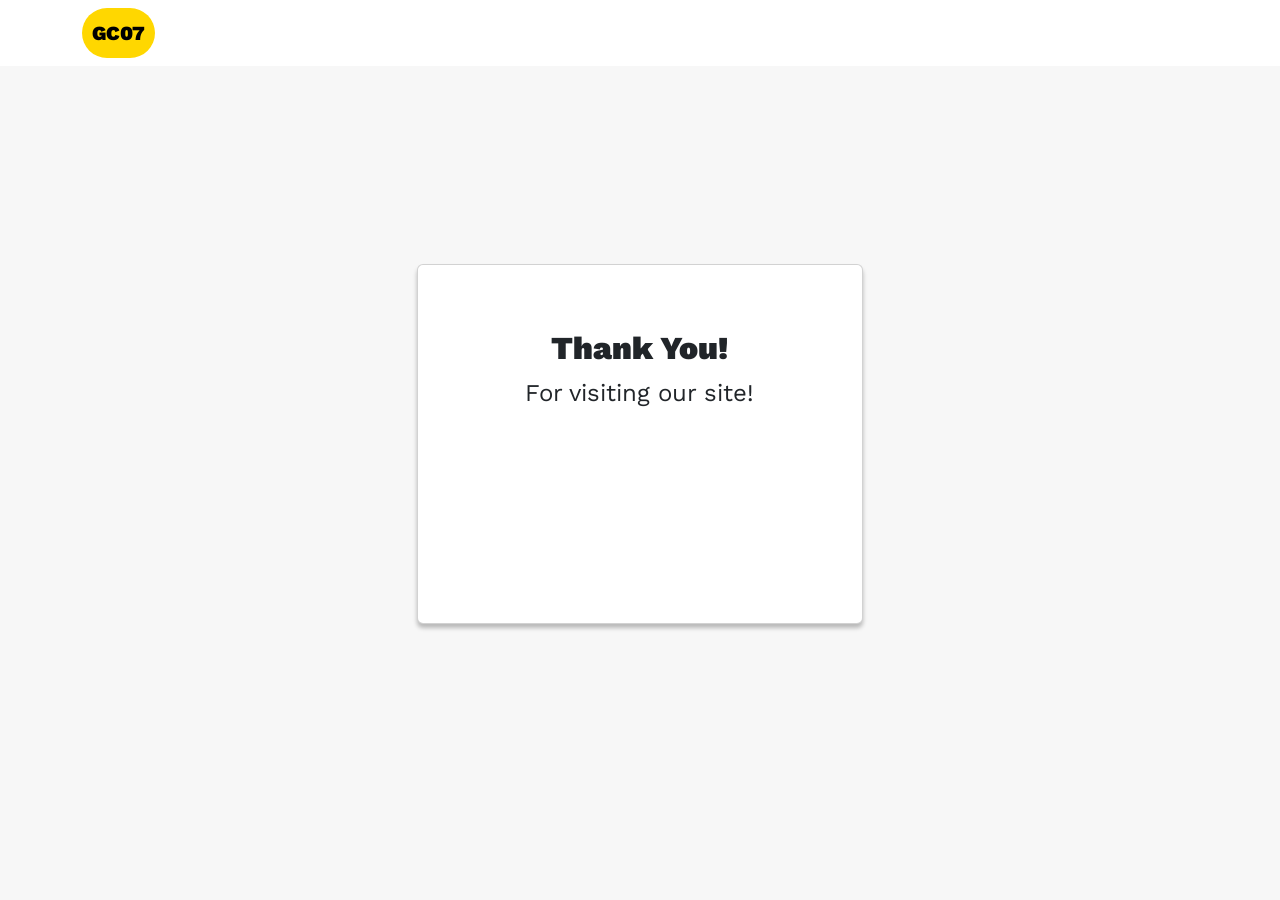
<file: templates/thank-you.html>
<!DOCTYPE html>
<html>
    <head>
        <link href="https://fonts.googleapis.com/css?family=Work+Sans&display=swap" rel="stylesheet" />
        <link href="../static/styles/main.css" rel="stylesheet" />
        <link href="https://cdn.jsdelivr.net/npm/bootstrap@5.0.2/dist/css/bootstrap.min.css" rel="stylesheet" integrity="sha384-EVSTQN3/azprG1Anm3QDgpJLIm9Nao0Yz1ztcQTwFspd3yD65VohhpuuCOmLASjC" crossorigin="anonymous">
        <script src="https://cdn.jsdelivr.net/npm/bootstrap@5.0.2/dist/js/bootstrap.bundle.min.js" integrity="sha384-MrcW6ZMFYlzcLA8Nl+NtUVF0sA7MsXsP1UyJoMp4YLEuNSfAP+JcXn/tWtIaxVXM" crossorigin="anonymous"></script>
        <title>document</title>
        
    </head>
    <body>
      <nav class="navbar fixed-top">
        <div class="container">
          <a class="navbar-brand" href="#">
            <!-- <img src="/docs/4.0/assets/brand/bootstrap-solid.svg" width="30" height="30" class="d-inline-block align-top" alt=""> -->
            <strong>GC07</strong>
          </a>
        </div>
      </nav>
      <div class="result container mt-5">
        <div class="card text-center">
          <div class="card-body mt-5">
            <h5 class="card-title">Thank You!</h5>
            <p class="card-text">For visiting our site!</p>
            <!-- <a href="./page6.html" class="btn btn-warning">Check Severity</a> -->
          </div>
        </div>
      </div>
    </body>
</html>
</file>
<file: static/styles/main.css>
* {
  box-sizing: border-box;
}

body {
  font-size: 16px;
  font-family: "Work Sans", sans-serif !important;
  background-color: #f7f7f7 !important;
}

.navbar {
  background-color: #ffffff;
  color: #000000 !important;
}

.navbar a {
  color: #000000;
  font-weight: bold;
  background-color: #ffd700;
  padding: 10px 10px;
  border-radius: 30px;
}

.background {
  width: 100%;
  height: 100vh;
  background-image: url("../images/bg.png");
  background-repeat: no-repeat;
  background-position: center center;
  background-size: cover;
  opacity: 1;
  position: relative;
  top: 0px;
  left: 0px;
  overflow: hidden;
}

.heading {
  overflow: hidden;
  margin-top: 27%;
  color: #ffffff;
  text-align: center;
}

h1 {
  font-weight: bold !important;
}

.heading h1 {
  font-weight: bold;
  font-size: 72px;
  text-shadow: 10px 5px 5px rgba(0, 0, 0, 0.25);
}

.sub-heading {
  font-size: 28px;
}

.button {
  font-size: 20px;
  border-radius: 12px;
  background-color: #ffd700;
  border: none;
  color: #000000;
  padding: 5px 10px;
  transition: all 0.5s;
  cursor: pointer;
  margin: 5px;
}

.button span {
  display: inline-block;
  position: relative;
  transition: 0.5s;
}

.button span:after {
  content: "\00bb";
  position: absolute;
  opacity: 0;
  top: 0;
  right: -10px;
  transition: 0.5s;
}

.button:hover span {
  padding-right: 15px;
}

.button:hover span:after {
  opacity: 1;
  right: 0;
}

.options {
  display: flex;
  align-items: center;
  justify-content: center;
  height: 88vh;
}

.options h1 {
  font-weight: bold;
}

.card {
  background-color: #ffffff;
  color: #000000;
  box-shadow: 0px 4px 4px rgba(0, 0, 0, 0.25);
  border: none;
}

.options .card {
  height: 40vh;
  border: none;
}

.card .card-title {
  font-weight: 900;
  font-size: 32px;
}

.questions-form {
  margin-top: 6rem;
}

.questions-form form {
  width: 60%;
  margin-left: 20%;
}

.questions-form .card {
  padding: 20px;
  margin-bottom: 1rem;
}

.submit-form {
  display: flex;
  justify-content: end;
}

.result {
  height: 88vh;
  display: flex;
  /* justify-content: center; */
  align-items: center;
}

.result .card {
  width: 40%;
  margin-left: 30%;
  height: 40vh;
  align-items: center;
}

.card-text {
  font-size: 24px;
}

.suggestions {
  margin-top: 7rem;
}

.suggestions .card-title {
  font-size: 24px;
}

.suggestions .card-text {
  font-size: 18px;
}

.col-md-4 {
  width: 30% !important;
  margin-left: 1.5%;
  margin-right: 1.5%;
}
</file>
<file: main.css>
* {
    box-sizing: border-box;
}

body {
    font-size: 16px;
  font-family: 'Work Sans', sans-serif !important;
background-color: #F7F7F7 !important; 
}

.navbar {
  background-color: #FFFFFF;
  color: #000000 !important;
}

.navbar a {
  color: #000000;
  font-weight: bold;
  background-color: #FFD700;
  padding: 10px 10px;
  border-radius: 30px;
}

.background
{
  width: 100%;
  height: 100vh;
  background-image: url('bg.jpg');
  background-repeat: no-repeat;
  background-position: center center;
  background-size: cover;
  opacity: 1;
  position: relative;
  top: 0px;
  left: 0px;
  overflow: hidden;
}

.heading{
  overflow: hidden;
  margin-top: 27%;
  color: #FFFFFF;
  text-align: center;
}

h1 {
  font-weight: bold !important;
}

.heading h1{
  font-weight: bold;
  font-size: 72px;
  text-shadow: 10px 5px 5px rgba(0, 0, 0, 0.25);
}

.sub-heading {
  font-size: 28px;
}

.button {
  font-size: 20px;
  border-radius: 12px;
  background-color: #FFD700;
  border: none;
  color: #000000;
  padding: 5px 10px;
  transition: all 0.5s;
  cursor: pointer;
  margin: 5px;
}

.button span {
  display: inline-block;
  position: relative;
  transition: 0.5s;
}

.button span:after {
  content: '\00bb';
  position: absolute;
  opacity: 0;
  top: 0;
  right: -10px;
  transition: 0.5s;
}

.button:hover span {
  padding-right: 15px;
}

.button:hover span:after {
  opacity: 1;
  right: 0;
}

.options{
  display:flex;
  align-items: center;
  justify-content: center;
  height:88vh;
}

.options h1 {
  font-weight: bold;
}

.card{
  background-color: #FFFFFF;
  color: #000000;
  box-shadow: 0px 4px 4px rgba(0, 0, 0, 0.25);
  border: none;
}

.options .card {
  height: 40vh;
  border: none;
}

.card .card-title {
  font-weight: 900;
  font-size: 32px;
}

.questions-form {
  margin-top: 6rem;
}

.questions-form form {
  width: 60%;
  margin-left: 20%;
}

.questions-form .card {
  padding: 20px;
  margin-bottom: 1rem;
}

.submit-form {
  display: flex;
  justify-content: end;
}

.result {
  height: 88vh;
  display: flex;
  /* justify-content: center; */
  align-items: center;
}

.result .card {
  width: 40%;
  margin-left: 30%;
  height: 40vh;
  align-items: center;
}

.card-text {
  font-size: 24px;
}
</file>
